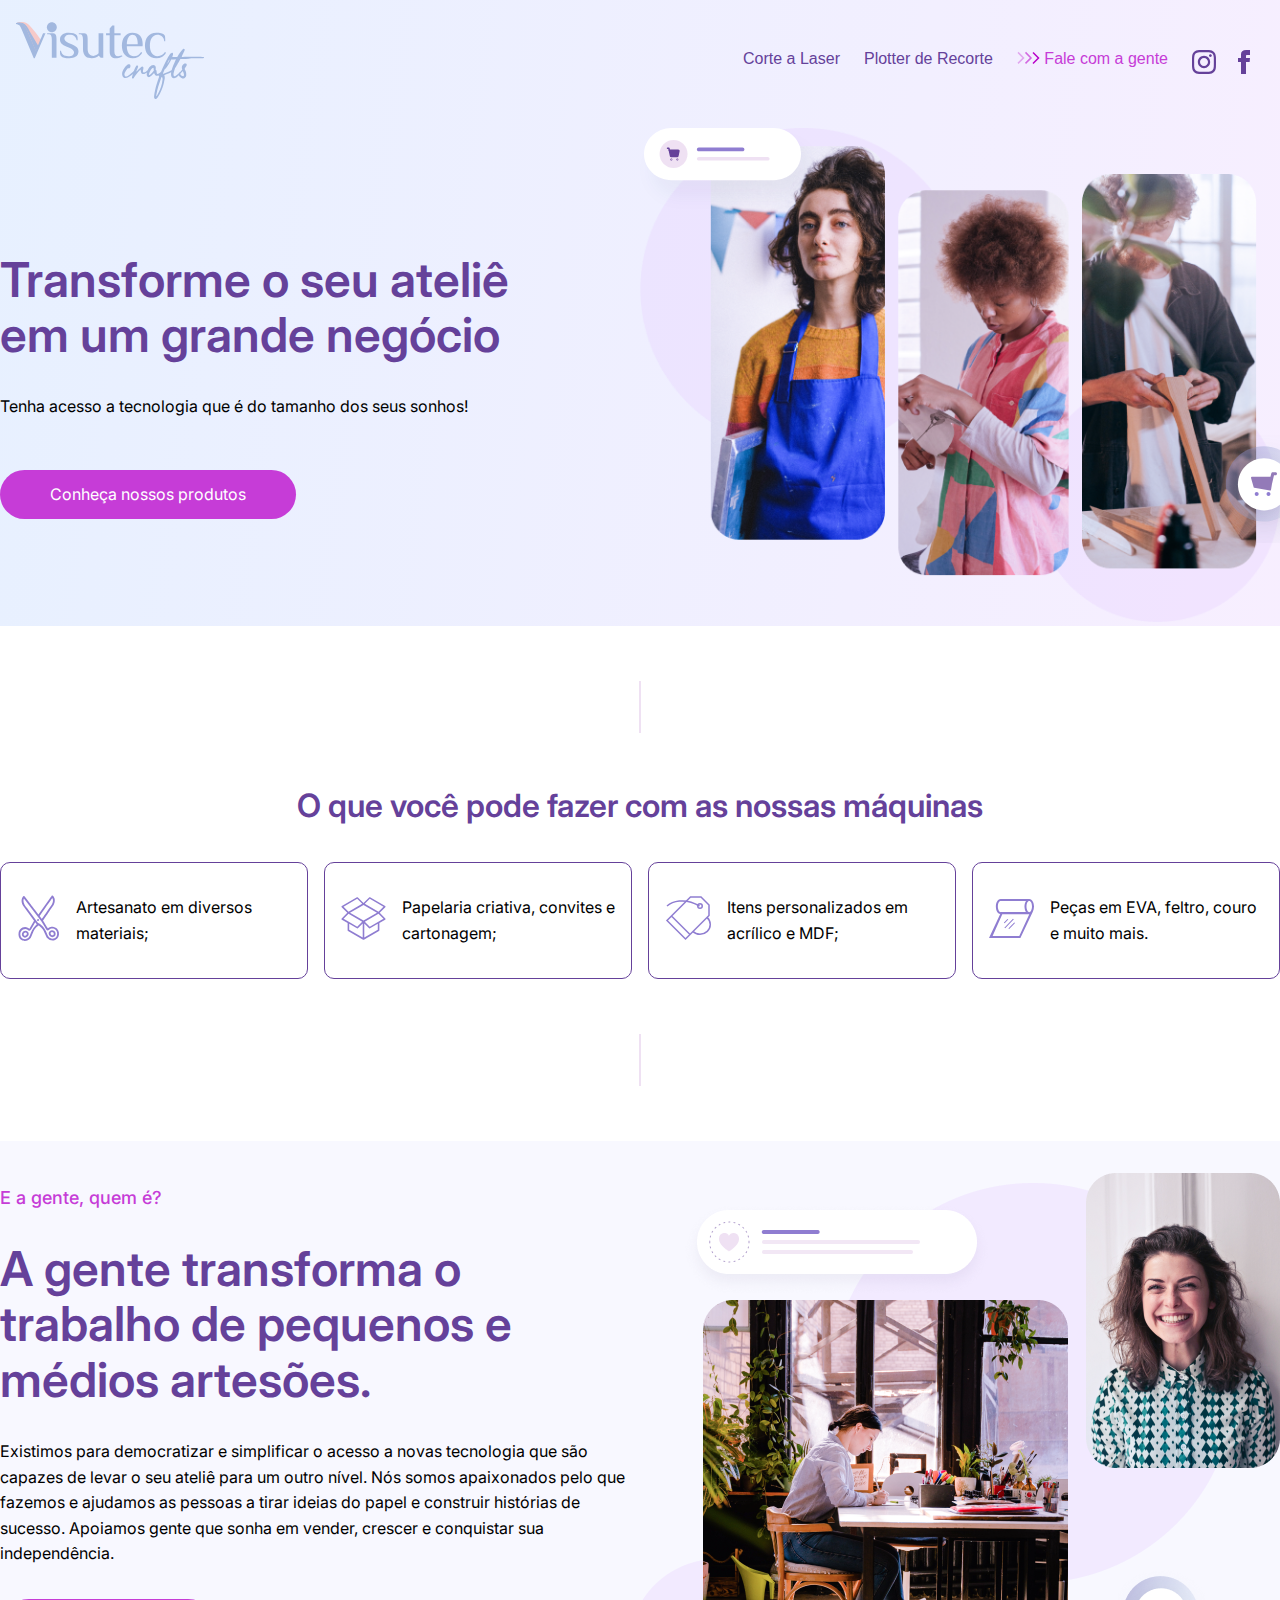
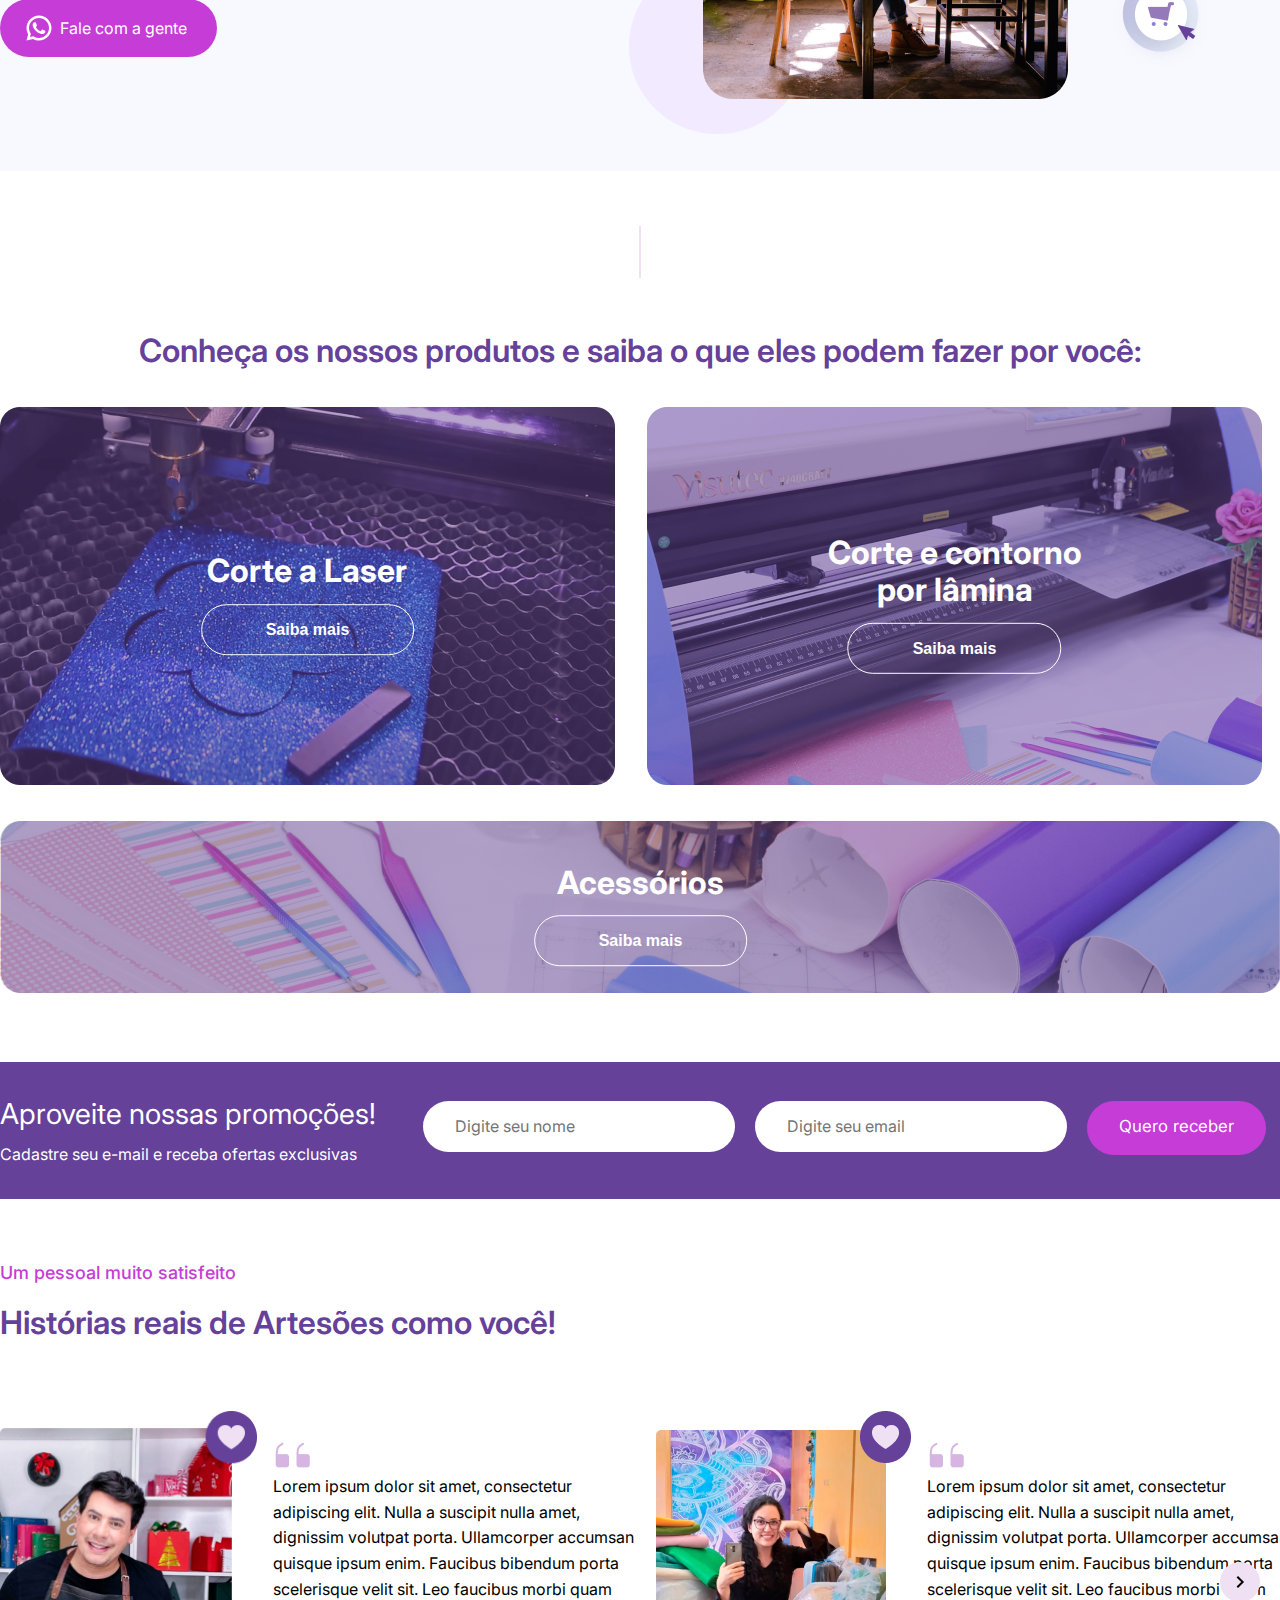
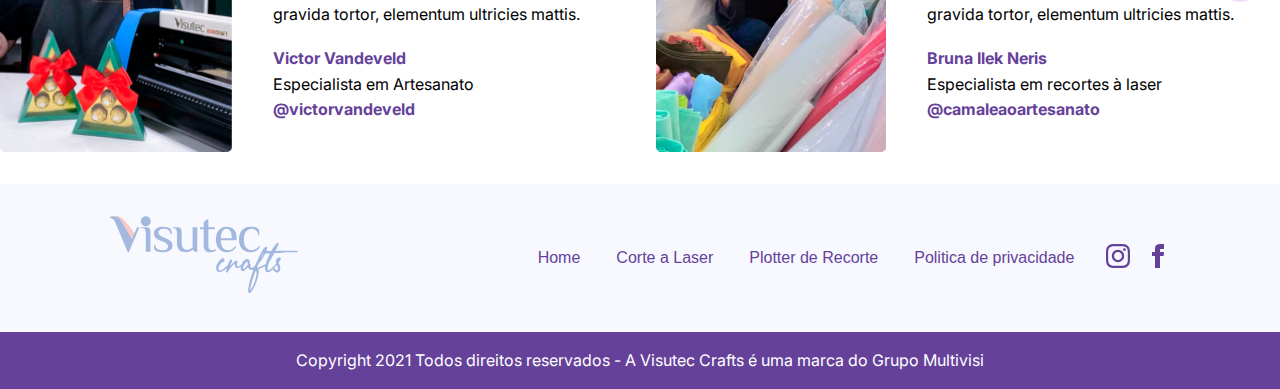
<file: index.html>
<!DOCTYPE html>
<html lang="pt-br">

<head>
  <meta charset="UTF-8">
  <meta name="viewport" content="width=device-width, initial-scale=1.0">
  <title>Visutec Crafts - Plotter de recorte</title>
  <meta name="description" content="#">
  <meta name="keywords" content="#">
  <link rel="stylesheet" href="./Assets/css/normalize.css">
  <link rel="stylesheet" href="https://fonts.googleapis.com/css2?family=Inter:wght@400;500;600&display=swap">
  <link rel="stylesheet" href="./Assets/css/variaveis.css">
  <link rel="stylesheet" href="./Assets/css/styles-home.css">
  <link rel="stylesheet" href="./Assets/css/header.css">
  <link rel="stylesheet" href="./Assets/css/botoes.css">
  <link rel="stylesheet" href="./Assets/css/carrosel-de-produto.css">
  <link rel="stylesheet" href="./Assets/css/footer.css">
  <link rel="stylesheet" href="./Assets/css/card-preco.css">

</head>

<body>
  <div class="gradiente">
    <header id="header">
      <a id="logo" href=""><img class="logo-mobile" src="./Assets/img/Logo-Visutec-Crafts.svg" alt=""></a>
      <nav id="nav">
        <button aria-label="Abrir Menu" id="btn-mobile" aria-haspopup="true" aria-controls="menu" aria-expanded="false">
          <span id="hamburger"></span>
        </button>
        <ul id="menu" role="menu">
          <li><a href="./corte-a-laser.html">Corte a Laser</a></li>
          <li><a href="./Plotter-de-recorte.html">Plotter de Recorte</a></li>
          <li><a class="fale-conosco" href="/"><img src="./Assets/icones/icone-setas.svg" alt=""> Fale com a gente</a></li>
          <div class="social-header-icons">
            <li><a href="https://www.instagram.com/visuteccrafts/"><img src="./Assets/icones/icone-instagram.svg"
                  alt="Instagram Visutec Crafts"></a></li>
            <li><a href="https://www.facebook.com/Visutec-Crafts-102420048805899/"><img
                  src="./Assets/icones/icone-facebook.svg" alt="Facebook Visutec Crafts"></a></li>
          </div>
        </ul>
      </nav>
    </header>

    <section class="container_sessao_principal">
      <div class="itens_sessao_principal">
        <h1 class="titulo-destaque">Transforme o seu ateliê<br>em um grande negócio</h1>
        <p>Tenha acesso a tecnologia que é do tamanho dos seus sonhos!</p><br>
        <a href="#" class="botao-roxo">Conheça nossos produtos </a>
      </div>
      <div class="itens_sessao_principal_foto">
        <img class="icones_header" src="./Assets/icones/icones-principal-home.svg" alt="">
        <img class="foto_principal_home" src="./Assets/img/banner-principal-home.png"
          alt="Plotter de recorte Visutec Crafts">
      </div>
    </section>
  </div>

  <div class="container-largura">
    <hr>

    <section>
      <h1 class="titulos">O que você pode fazer com as nossas máquinas</h1>
      <div class="cards_check">
        <div class="card_filho">
          <span><img src="./Assets/icones/icone-tesoura.svg" alt=""></span>
          <p>Artesanato em diversos
            materiais;</p>
        </div>

        <div class="card_filho">
          <span><img src="./Assets/icones/icone-caixa.svg" alt=""></span>
          <p>Papelaria criativa, convites
            e cartonagem;</p>
        </div>

        <div class="card_filho">
          <span><img src="./Assets/icones/icone-etiqueta.svg" alt=""></span>
          <p>Itens personalizados em
            acrílico e MDF;</p>
        </div>
        <div class="card_filho">
          <span><img src="./Assets/icones/icone-eva-feltro-couro.svg" alt=""></span>
          <p>Peças em EVA, feltro,
            couro e muito mais.</p>
        </div>
      </div>
    </section>
  </div>

  <hr>

  <section class="background-color-sessao-pequenos-artesoes-home ">
    <div class="container-largura container-pequenos-artesoes-home">
      <div>
        <h2 class="subtitulos">E a gente, quem é?</h2>
        <h1 class="titulo-destaque">A gente transforma o trabalho de pequenos e médios artesões.</h1>
        <p>Existimos para democratizar e simplificar o acesso a novas tecnologia que são capazes de levar o seu ateliê
          para um outro nível. Nós somos apaixonados pelo que fazemos e ajudamos as pessoas a tirar ideias do papel e
          construir histórias de sucesso. Apoiamos gente que sonha em vender, crescer e conquistar sua independência.
        </p>
        <a class="botao-roxo-com-icone botao-roxo-icone"
          href="https://api.whatsapp.com/send?phone=5531973123080&text=Ol%C3%A1%20Visutec%20Crafts!">Fale com a
          gente</a>
      </div>
      <div class="itens-pequenos-artesoes-home">
        <img class="icones-mulher-no-atelie" src="./Assets/icones/icones-mulher-trabalhando-no-atelie.png" alt="">
        <img class="mulher-no-atelie" src="./Assets/img/mulher-trabalhando-no-atelie.png"
          alt="Mulher trabalhando em seu ateliê">
      </div>
    </div>
  </section>

  <hr>

  <section class="container-largura">
    <h1 class="titulos">Conheça os nossos produtos e saiba o que eles podem fazer por você:</h1>
    <div class="container-conheca-nossos-produtos">
      <div class="itens-conheca-nossos-produtos">
        <img src="./Assets/img/Corte-a-laser.png" alt="">
        <div class="texto-conheca-nossos-produtos corte-a-laser">
          <figcaption>Corte a Laser</figcaption>
          <a class="btn-saiba-mais" href="#">Saiba mais</a>
        </div>
      </div>

      <div class="itens-conheca-nossos-produtos">
        <img src="./Assets/img/Corte-contorno-por-lamina.png" alt="">
        <div class="texto-conheca-nossos-produtos corte-e-contorno">
          <figcaption>Corte e contorno por lâmina</figcaption>
          <a class="btn-saiba-mais" href="#">Saiba mais</a>
        </div>
      </div>

      <div class="itens-conheca-nossos-produtos">
        <img class="img-acessorios-mobile" src="./Assets/img/acessorios-mobile.png" alt="">
        <img class="img-acessorios" src="./Assets/img/acessorios.png" alt="">
        <div class="texto-conheca-nossos-produtos acessorios">
          <figcaption>Acessórios</figcaption>
          <a class="btn-saiba-mais" href="#">Saiba mais</a>
        </div>
      </div>
    </div>
  </section>

  <div class="formulario-contato">
    <div class="container-largura contato">
      <div class="chamada-contato itens-contato">
        <p>Aproveite nossas promoções!</p>
        <p>Cadastre seu e-mail e receba ofertas exclusivas</p>
      </div>
      <form class="itens-contato">
        <fieldset>
          <input class="input-padrao" type="text" required placeholder="Digite seu nome">
          <input class="input-padrao" type="email" required placeholder="Digite seu email">
          <input class="enviar" type="submit" value="Quero receber">
        </fieldset>
      </form>
    </div>
  </div>

  <section class="depoimentos">
    <h2 class="subtitulos">Um pessoal muito satisfeito</h2>
    <h1 class="titulos">Histórias reais de Artesões como você!</h1>

    <div class="container-carrosel-depoimento">
      <div id="wrapper">
        <div id="carousel">
          <div id="content">
            <div class="card-depoimento">
              <img src="./Assets/img/victorvandeveld.png" />
              <div class="texto-depoimento">
                <img src="./Assets/icones/aspas-depoimento.png" alt="">
                <p>Lorem ipsum dolor sit amet, consectetur adipiscing elit. Nulla a suscipit nulla amet, dignissim
                  volutpat porta. Ullamcorper accumsan quisque ipsum enim. Faucibus bibendum porta scelerisque velit
                  sit.
                  Leo faucibus morbi quam gravida tortor, elementum ultricies mattis.</p><br>
                <p>Victor Vandeveld</p>
                <p>Especialista em Artesanato</p>
                <p>@victorvandeveld</p>
              </div>
            </div>
            <div class="card-depoimento">
              <img src="./Assets/img/camaleaoartesanato.png" />
              <div class="texto-depoimento">
                <img src="./Assets/icones/aspas-depoimento.png" alt="">
                <p>Lorem ipsum dolor sit amet, consectetur adipiscing elit. Nulla a suscipit nulla amet, dignissim
                  volutpat porta. Ullamcorper accumsan quisque ipsum enim. Faucibus bibendum porta scelerisque velit
                  sit.
                  Leo faucibus morbi quam gravida tortor, elementum ultricies mattis.</p><br>
                <p>Bruna Ilek Neris</p>
                <p>Especialista em recortes à laser</p>
                <p>@camaleaoartesanato</p>
              </div>
            </div>


          </div>
        </div>

        <button id="prev">
          <svg xmlns="http://www.w3.org/2000/svg" width="24" height="24" viewBox="0 0 24 24">
            <path fill="none" d="M0 0h24v24H0V0z" />
            <path d="M15.61 7.41L14.2 6l-6 6 6 6 1.41-1.41L11.03 12l4.58-4.59z" />
          </svg>
        </button>
        <button id="next">
          <svg xmlns="http://www.w3.org/2000/svg" width="24" height="24" viewBox="0 0 24 24">
            <path fill="none" d="M0 0h24v24H0V0z" />
            <path d="M10.02 6L8.61 7.41 13.19 12l-4.58 4.59L10.02 18l6-6-6-6z" />
          </svg>
        </button>
      </div>
    </div>
  </section>

  <footer>
    <div class="container-footer">
      <div class="links-footer">
        <span><img src="./Assets/img/Logo-Visutec-Crafts.svg" alt="Logo Visutec Crafts"></span>
        <nav>
          <ul>
            <li><a href="./home.html">Home</a></li>
            <li><a href="./corte-a-laser.html">Corte a Laser</a></li>
            <li><a href="./Plotter-de-recorte.html">Plotter de Recorte</a></li>
            <li><a href="#">Politica de privacidade</a></li>
          </ul>
        </nav>
        <div class="links-social">
          <a href="https://www.instagram.com/visuteccrafts/"><img src="./Assets/icones/icone-instagram.svg"
              alt="Instagram Visutec Crafts"></a>
          <a href="https://www.facebook.com/Visutec-Crafts-102420048805899/"><img
              src="./Assets/icones/icone-facebook.svg" alt="Facebook Visutec Crafts"></a>
        </div>
      </div>
    </div>
    <p>Copyright 2021 Todos direitos reservados - A Visutec Crafts é uma marca do Grupo Multivisi</p>
  </footer>

  <script src="./Assets/js/Scripts.js"></script>

</body>




</html>
</file>
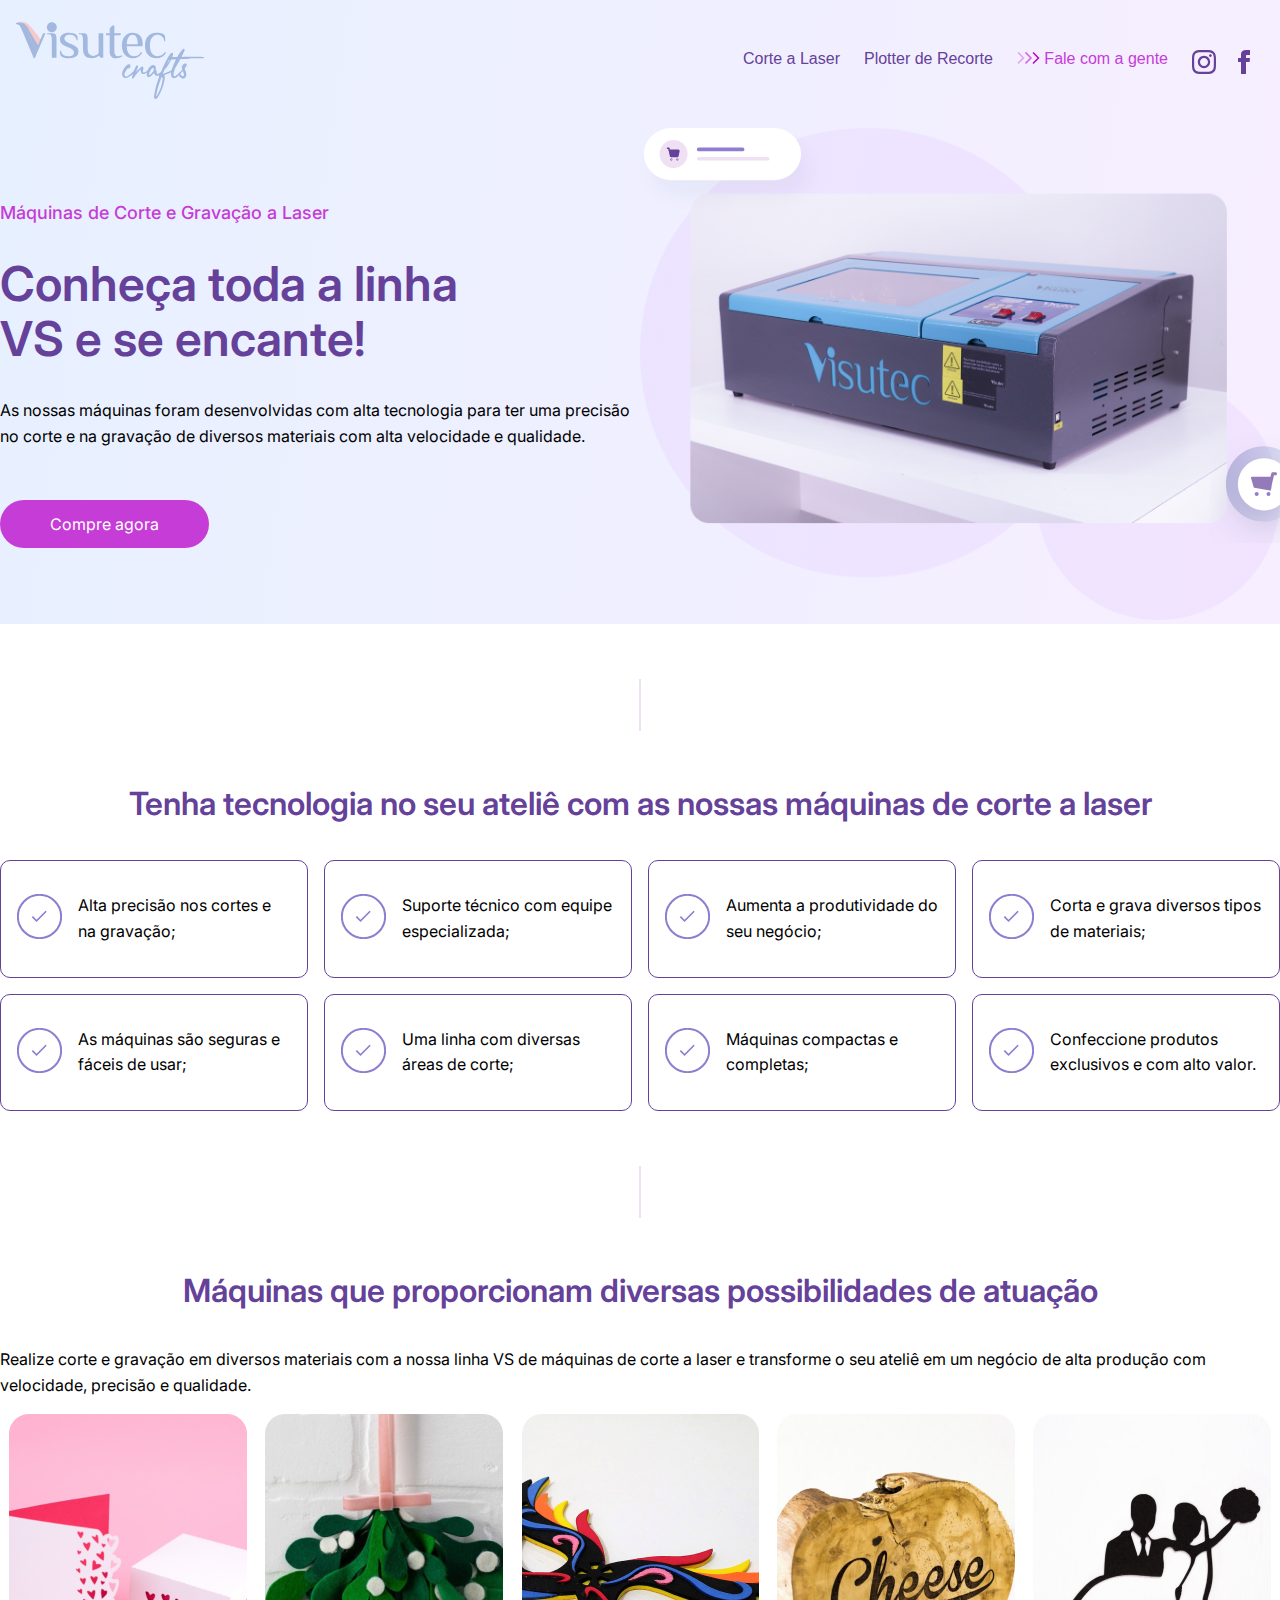
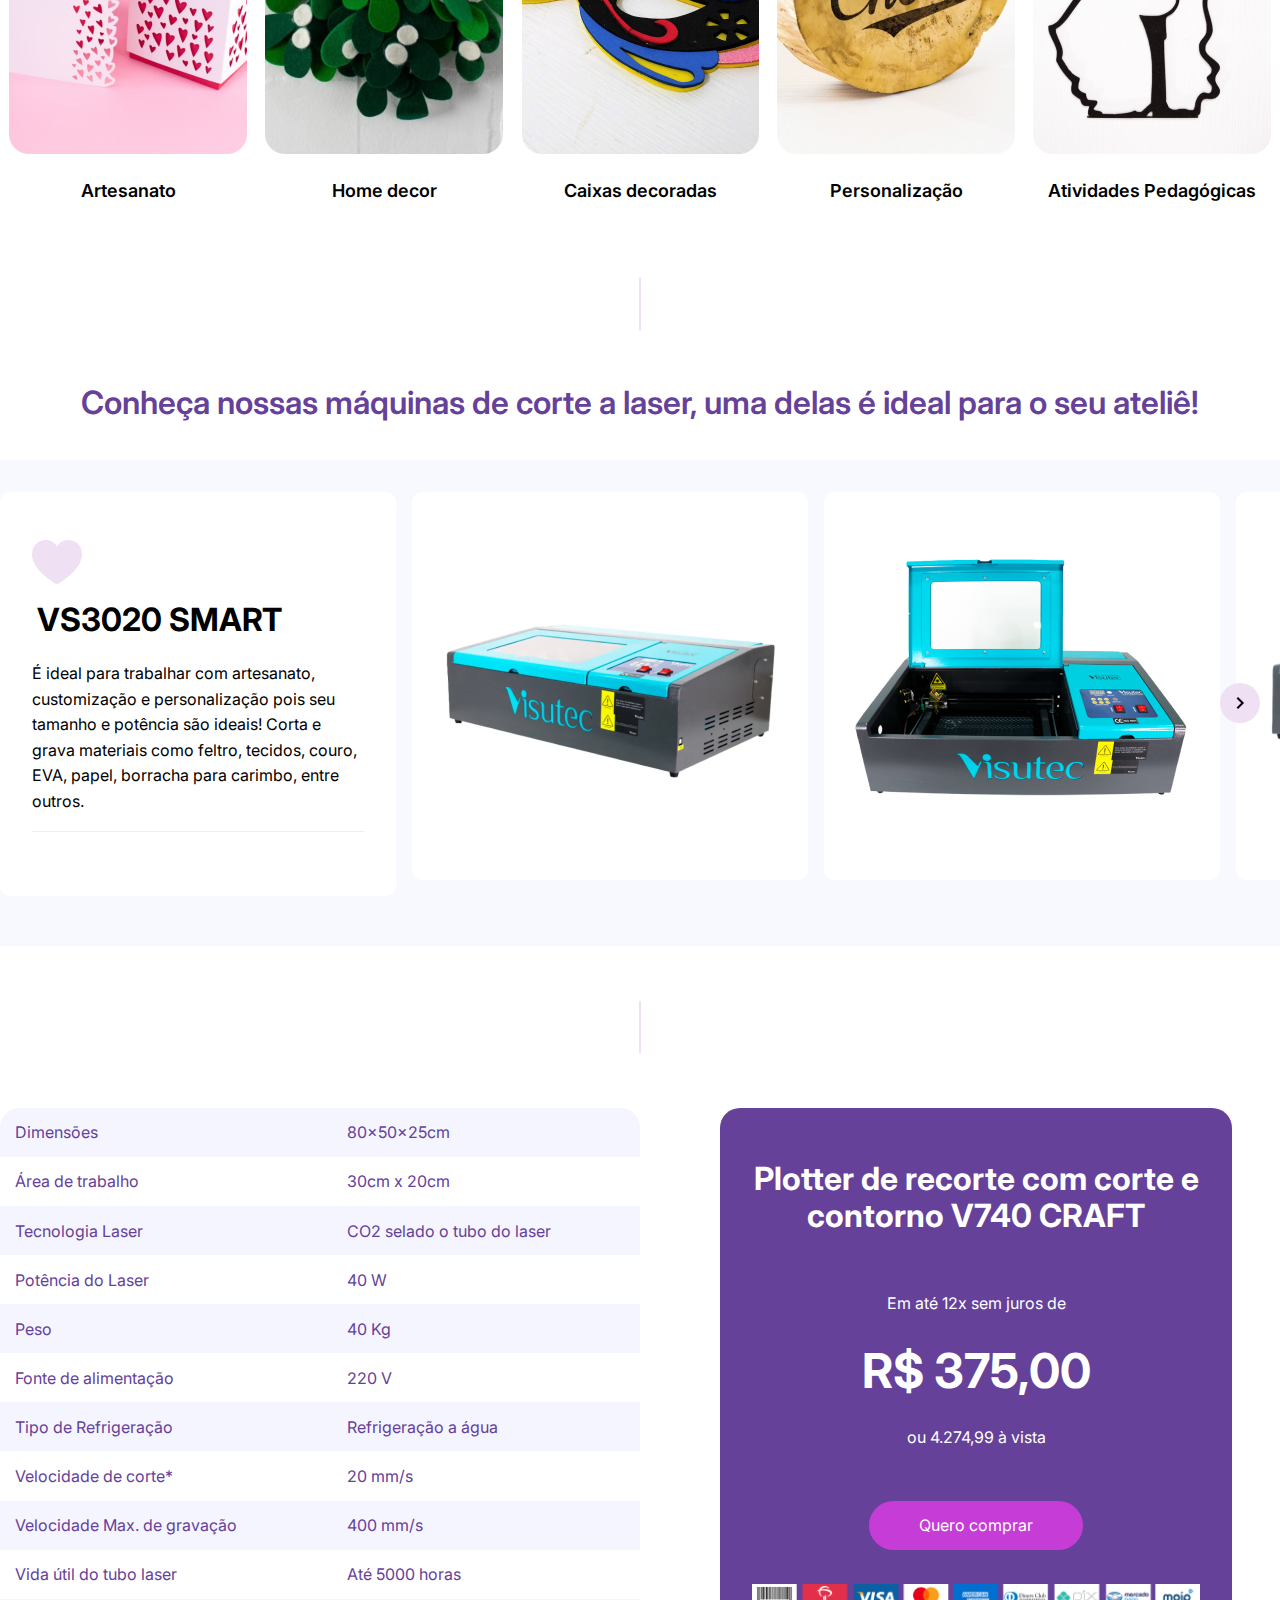
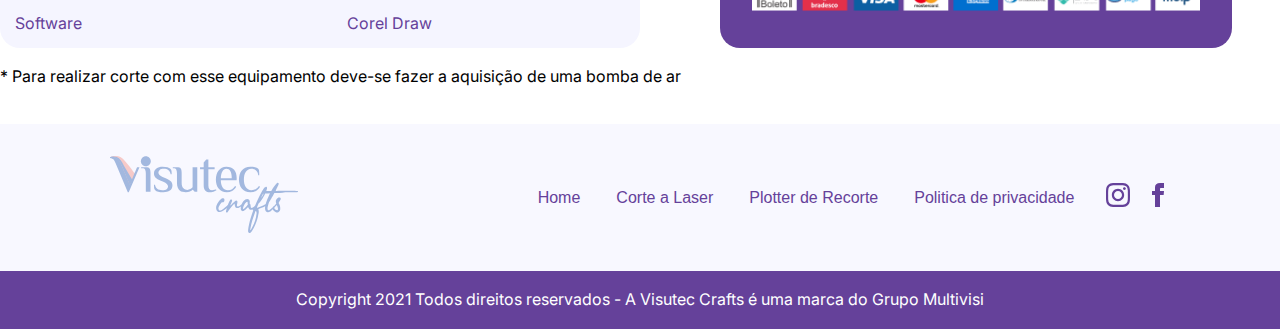
<file: corte-a-laser.html>
<!DOCTYPE html>
<html lang="pt-br">

<head>
  <meta charset="UTF-8">
  <meta name="viewport" content="width=device-width, initial-scale=1.0">
  <title>Visutec Crafts - Plotter de recorte</title>
  <meta name="description" content="#">
  <meta name="keywords" content="#">
  <link rel="stylesheet" href="./Assets/css/normalize.css">
  <link rel="stylesheet" href="https://fonts.googleapis.com/css2?family=Inter:wght@400;500;600&display=swap">
  <link rel="stylesheet" href="./Assets/css/variaveis.css">
  <link rel="stylesheet" href="./Assets/css/styles-corte-a-laser.css">
  <link rel="stylesheet" href="./Assets/css/header.css">
  <link rel="stylesheet" href="./Assets/css/botoes.css">
  <link rel="stylesheet" href="./Assets/css/carrosel-de-produto.css">
  <link rel="stylesheet" href="./Assets/css/footer.css">
  <link rel="stylesheet" href="./Assets/css/card-preco.css">

</head>

<body>
  <div class="gradiente">
    <header id="header">
      <a id="logo" href="./home.html"><img class="logo-mobile" src="./Assets/img/Logo-Visutec-Crafts.svg" alt=""></a>
      <nav id="nav">
        <button aria-label="Abrir Menu" id="btn-mobile" aria-haspopup="true" aria-controls="menu" aria-expanded="false">
          <span id="hamburger"></span>
        </button>
        <ul id="menu" role="menu">
          <li><a href="./corte-a-laser.html">Corte a Laser</a></li>
          <li><a href="./Plotter-de-recorte.html">Plotter de Recorte</a></li>
          <li><a class="fale-conosco" href="/"><img src="./Assets/icones/icone-setas.svg" alt=""> Fale com a gente</a>
          </li>
          <div class="social-header-icons">
            <li><a href="https://www.instagram.com/visuteccrafts/"><img src="./Assets/icones/icone-instagram.svg"
                  alt="Instagram Visutec Crafts"></a></li>
            <li><a href="https://www.facebook.com/Visutec-Crafts-102420048805899/"><img
                  src="./Assets/icones/icone-facebook.svg" alt="Facebook Visutec Crafts"></a></li>
          </div>
        </ul>
      </nav>
    </header>

    <section class="container_sessao_principal">
      <div class="itens_sessao_principal">
        <h2 class="subtitulos">Máquinas de Corte e Gravação a Laser</h2>
        <h1 class="titulo-destaque">Conheça toda a linha<br>VS e se encante!</h1>
        <p>As nossas máquinas foram desenvolvidas com alta tecnologia
          para ter uma precisão no corte e na gravação de diversos
          materiais com alta velocidade e qualidade.</p><br>
        <a href="#" class="botao-roxo">Compre agora</a>
      </div>
      <div class="itens_sessao_principal_foto">
        <img class="foto_plotter_de_recorte_icones" src="./Assets/icones/icones-principal-home.svg" alt="">
        <img class="foto_plotter_de_recorte" src="./Assets/img/maquina-corte-a-laser.png"
          alt="Plotter de recorte Visutec Crafts">
      </div>
    </section>
  </div>

  <div class="container-largura">
    <hr>

    <section>
      <h1 class="titulos">Tenha tecnologia no seu ateliê com as nossas máquinas de corte a laser</h1>
      <div class="cards_check">
        <div class="card_filho">
          <span class="texto"><img src="./Assets/icones/icone-check.svg" alt=""></span>
          <p>Alta precisão nos
            cortes e na gravação;</p>
        </div>

        <div class="card_filho">
          <span><img src="./Assets/icones/icone-check.svg" alt=""></span>
          <p>Suporte técnico com
            equipe especializada;</p>
        </div>
        <div class="card_filho">
          <span><img src="./Assets/icones/icone-check.svg" alt=""></span>
          <p>Aumenta a produtividade
            do seu negócio;</p>
        </div>
        <div class="card_filho">
          <span><img src="./Assets/icones/icone-check.svg" alt=""></span>
          <p>Corta e grava diversos tipos de materiais;</p>
        </div>
        <div class="card_filho">
          <span><img src="./Assets/icones/icone-check.svg" alt=""></span>
          <p> As máquinas são seguras
            e fáceis de usar;</p>
        </div>
        <div class="card_filho">
          <span><img src="./Assets/icones/icone-check.svg" alt=""></span>
          <p>Uma linha com diversas
            áreas de corte;</p>
        </div>
        <div class="card_filho">
          <span><img src="./Assets/icones/icone-check.svg" alt=""></span>
          <p>Máquinas compactas e
            completas;</p>
        </div>
        <div class="card_filho">
          <span><img src="./Assets/icones/icone-check.svg" alt=""></span>
          <p>Confeccione produtos exclusivos e com alto valor.</p>
        </div>
      </div>
    </section>

    <hr>

    <section>
      <h1 class="titulos">Máquinas que proporcionam diversas possibilidades de atuação</h1>
      <p>Realize corte e gravação em diversos materiais com a nossa linha VS de máquinas de corte a laser e transforme o
        seu ateliê em um negócio de alta produção com velocidade, precisão e qualidade.</p>
      <div class="container_cards_projetos">
        <div class="cards_projetos">
          <img src="./Assets/img/Papeis-Diversos.png" alt="Artesanato feito com papeis">
          <p>Artesanato</p>
        </div>
        <div class="cards_projetos">
          <img src="./Assets/img/Feltro-e-outros-tecidos.png" alt="Artesanato de feltro feito com a plotter V740 Craft">
          <p>Home decor</p>
        </div>
        <div class="cards_projetos">
          <img src="./Assets/img/eva.png" alt="Artesanato de Eva feito com a plotter V740 Craft">
          <p>Caixas decoradas</p>
        </div>
        <div class="cards_projetos">
          <img src="./Assets/img/Madeira-e-MDF.png" alt="Gravação em madeira e mdf feito com a plotter V740 Craft">
          <p>Personalização</p>
        </div>
        <div class="cards_projetos">
          <img src="./Assets/img/Acrilico.png" alt="corte em acrílico feito com a plotter V740 Craft">
          <p>Atividades Pedagógicas</p>
        </div>
      </div>
    </section>
  </div>

  <!-- Carrosel de produto -->
  <hr>
  <h1 class="titulos">Conheça nossas máquinas de corte a laser, uma delas é ideal para o seu ateliê!</h1>
  <div class="container-carrosel">
    <div id="wrapper">
      <div id="carousel">
        <div id="content">
          <div class="item card-carrosel-titulo">
            <img src="./Assets/icones/icone-coracao.svg" />
            <p class="titulo-carrosel">VS3020 SMART</p>
            <p class="subtitulo-carrosel">É ideal para trabalhar com artesanato, customização e personalização pois seu
              tamanho e potência são ideais! Corta e grava materiais como feltro, tecidos, couro, EVA, papel, borracha
              para carimbo, entre outros.</p>
          </div>
          <img class="item" src="./Assets/img/Produtos/VS3020-SMART-1.png" />
          <img src="./Assets/img/Produtos/VS3020-SMART-2.png" class="item" />
          <img src="./Assets/img/Produtos/VS3020-SMART-3.png" class="item" />
          <img src="./Assets/img/Produtos/VS3020-SMART-4.png" class="item" />
          <img src="./Assets/img/Produtos/VS3020-SMART-5.png" class="item" />
        </div>
      </div>
      <button id="prev">
        <svg xmlns="http://www.w3.org/2000/svg" width="24" height="24" viewBox="0 0 24 24">
          <path fill="none" d="M0 0h24v24H0V0z" />
          <path d="M15.61 7.41L14.2 6l-6 6 6 6 1.41-1.41L11.03 12l4.58-4.59z" />
        </svg>
      </button>
      <button id="next">
        <svg xmlns="http://www.w3.org/2000/svg" width="24" height="24" viewBox="0 0 24 24">
          <path fill="none" d="M0 0h24v24H0V0z" />
          <path d="M10.02 6L8.61 7.41 13.19 12l-4.58 4.59L10.02 18l6-6-6-6z" />
        </svg>
      </button>
      <br>
    </div>
  </div>
  <hr>

  <!-- Fim do Carrosel -->

  <!-- Ficha técnica com card preço -->

  <div class="container-largura">
    <section class="card-produto-com-ficha-tecnica">
      <table>
        <tr>
          <td>Dimensões</td>
          <td>80x50x25cm</td>
        </tr>
        <tr>
          <td>Área de trabalho</td>
          <td>30cm x 20cm</td>
        </tr>
        <tr>
          <td>Tecnologia Laser </td>
          <td>CO2 selado o tubo do laser</td>
        </tr>
        <tr>
          <td>Potência do Laser</td>
          <td>40 W </td>
        </tr>
        <tr>
          <td>Peso</td>
          <td>40 Kg</td>
        </tr>
        <tr>
          <td>Fonte de alimentação</td>
          <td>220 V </td>
        </tr>
        <tr>
          <td>Tipo de Refrigeração</td>
          <td>Refrigeração a água</td>
        </tr>
        <tr>
          <td>Velocidade de corte*</td>
          <td>20 mm/s</td>
        </tr>
        <tr>
          <td>Velocidade Max. de gravação</td>
          <td>400 mm/s</td>
        </tr>
        <tr>
          <td>Vida útil do tubo laser</td>
          <td>Até 5000 horas </td>
        </tr>
        <tr>
          <td>Software</td>
          <td>Corel Draw</td>
        </tr>
      </table>
      <div class="card_preco--metade-tela">
        <h1>Plotter de recorte com corte e contorno V740 CRAFT</h1><br>
        <p>Em até 12x sem juros de</p>
        <p class="preco">R$ 375,00</p>
        <p>ou 4.274,99 à vista </p><br>
        <a class="botao-roxo" href="#">Quero comprar</a><br><br>
        <img class="formas-de-pagamento" src="./Assets/icones/icone-pagamentos.png" alt="Formas de pagamentos">
      </div>
    </section>
    <p>* Para realizar corte com esse equipamento deve-se fazer a aquisição de uma bomba de ar</p>
    <br>
  </div>



  <footer>
    <div class="container-footer">
      <div class="links-footer">
        <span><img src="./Assets/img/Logo-Visutec-Crafts.svg" alt="Logo Visutec Crafts"></span>
        <nav>
          <ul>
            <li><a href="./home.html">Home</a></li>
            <li><a href="./corte-a-laser.html">Corte a Laser</a></li>
            <li><a href="./Plotter-de-recorte.html">Plotter de Recorte</a></li>
            <li><a href="#">Politica de privacidade</a></li>
          </ul>
        </nav>
        <div class="links-social">
          <a href="https://www.instagram.com/visuteccrafts/"><img src="./Assets/icones/icone-instagram.svg"
              alt="Instagram Visutec Crafts"></a>
          <a href="https://www.facebook.com/Visutec-Crafts-102420048805899/"><img
              src="./Assets/icones/icone-facebook.svg" alt="Facebook Visutec Crafts"></a>
        </div>
      </div>
    </div>
    <p>Copyright 2021 Todos direitos reservados - A Visutec Crafts é uma marca do Grupo Multivisi</p>
  </footer>

  <script src="./Assets/js/Scripts.js"></script>
</body>




</html>
</file>
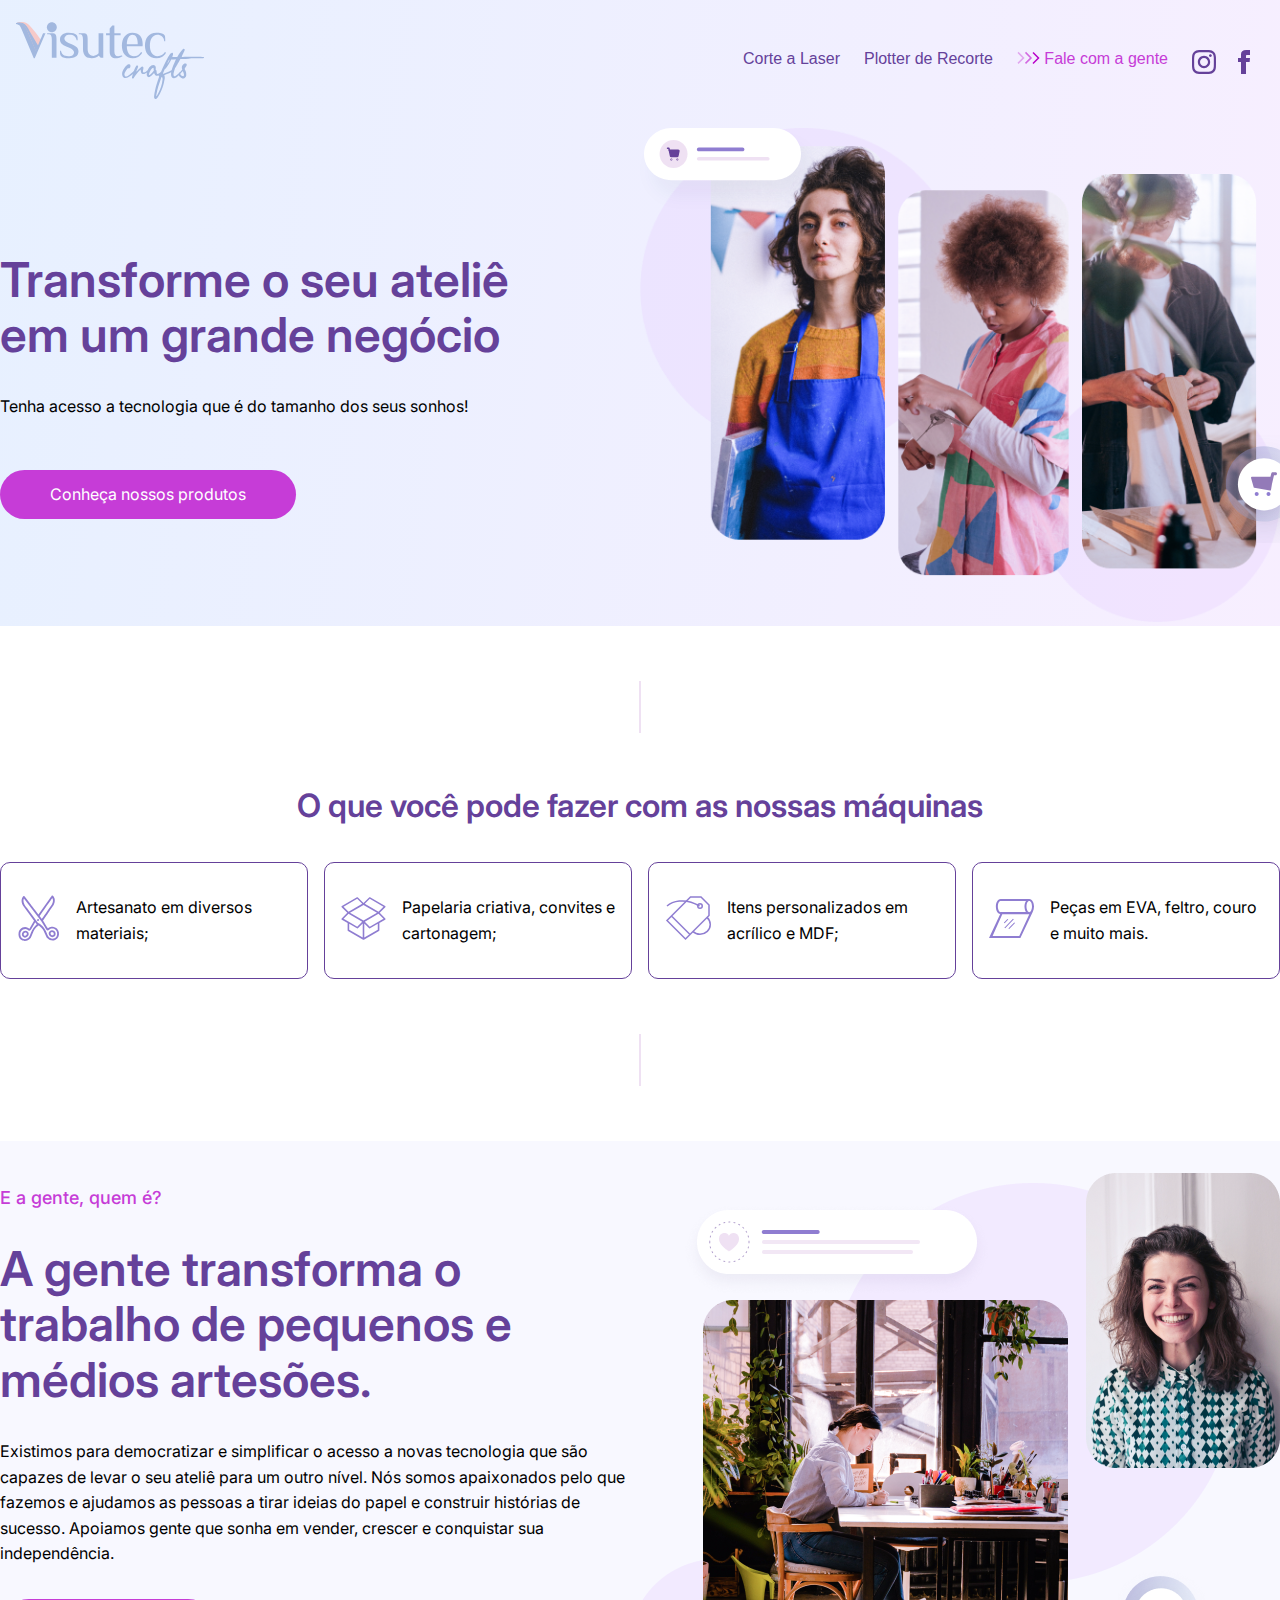
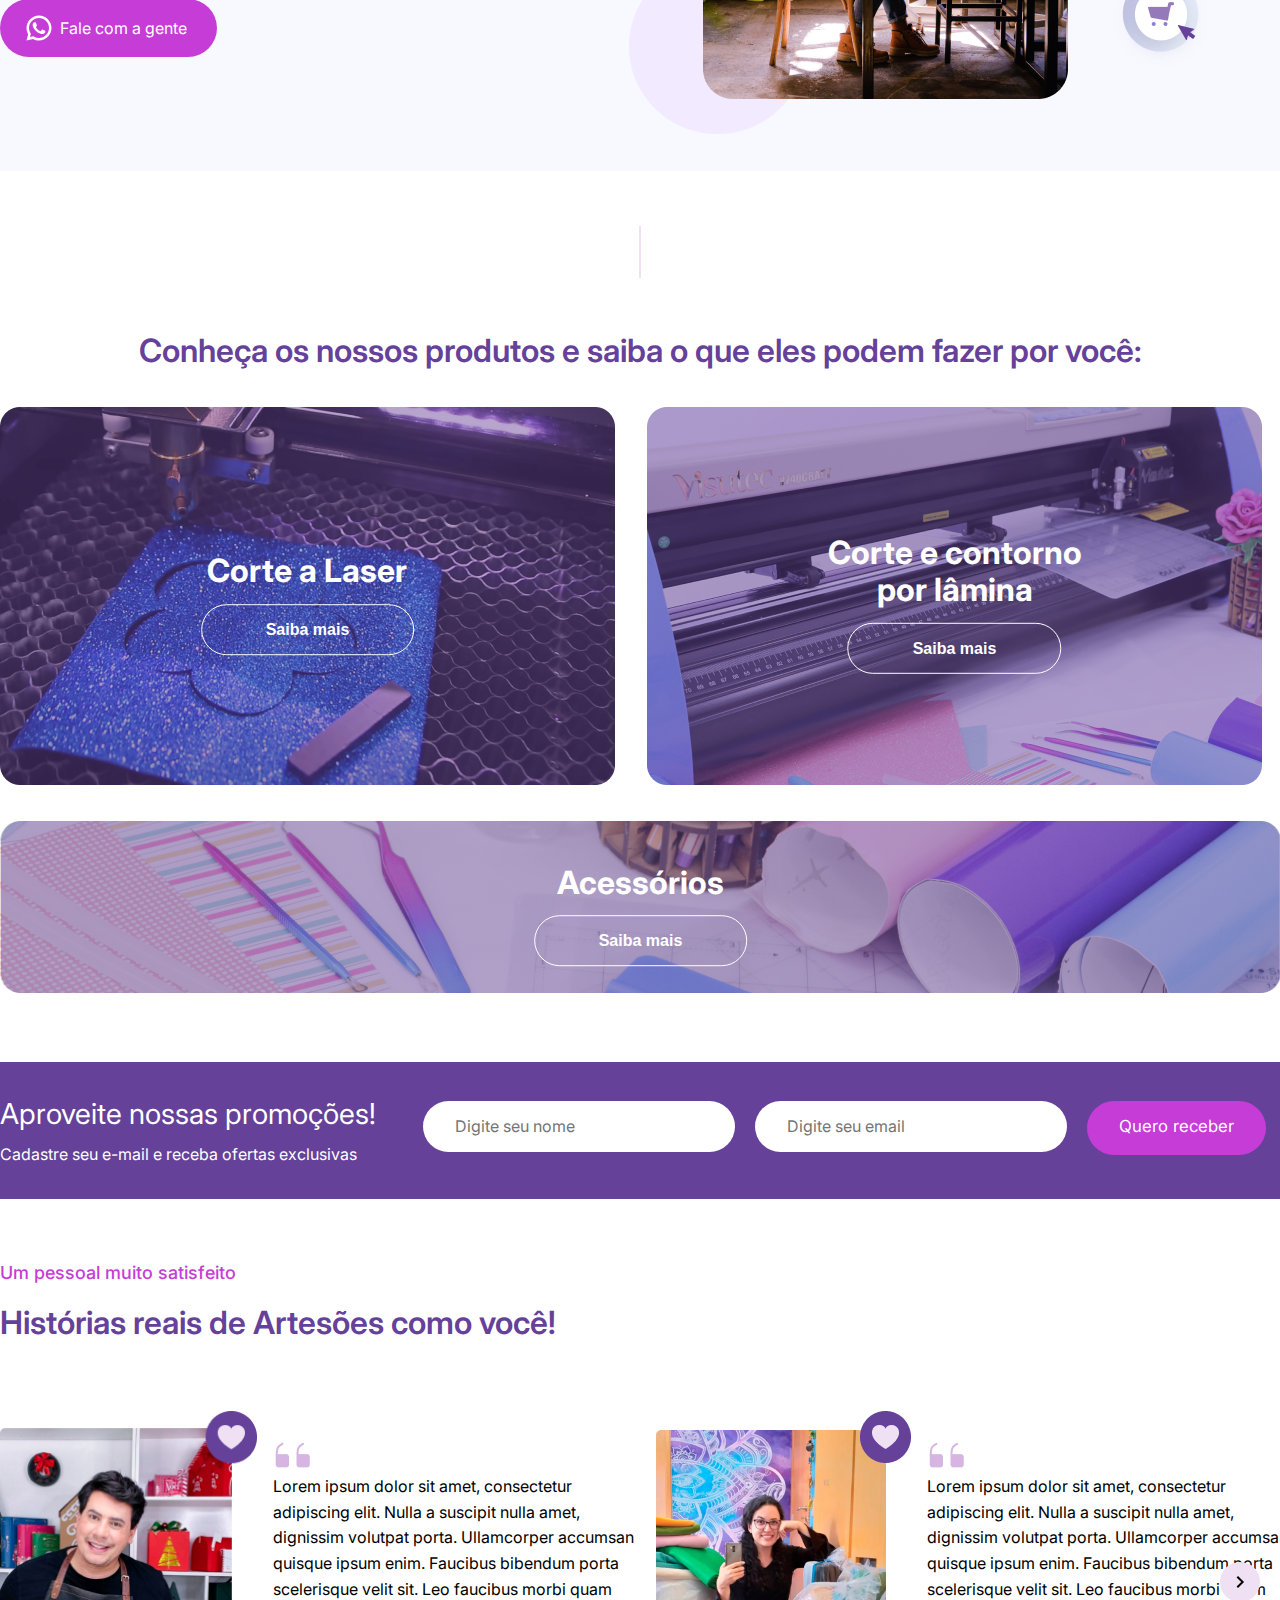
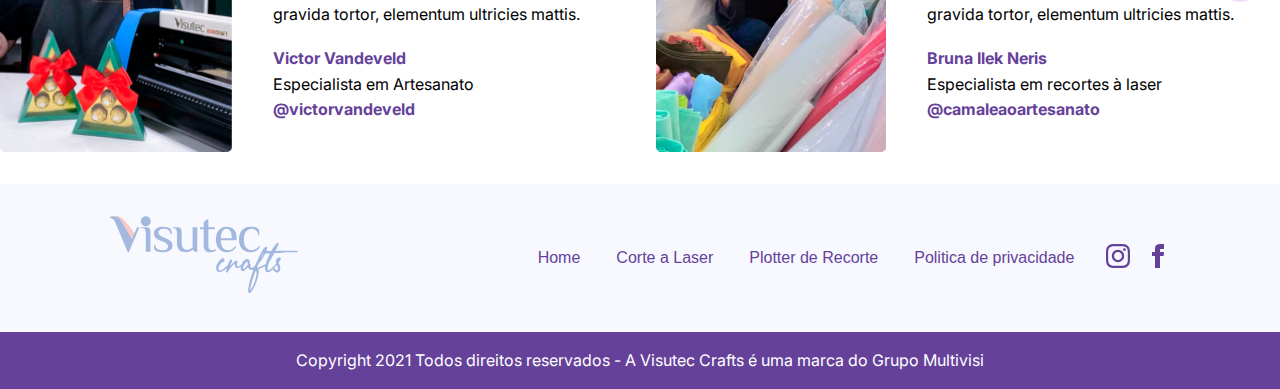
<file: home.html>
<!DOCTYPE html>
<html lang="pt-br">

<head>
  <meta charset="UTF-8">
  <meta name="viewport" content="width=device-width, initial-scale=1.0">
  <title>Visutec Crafts - Plotter de recorte</title>
  <meta name="description" content="#">
  <meta name="keywords" content="#">
  <link rel="stylesheet" href="./Assets/css/normalize.css">
  <link rel="stylesheet" href="https://fonts.googleapis.com/css2?family=Inter:wght@400;500;600&display=swap">
  <link rel="stylesheet" href="./Assets/css/variaveis.css">
  <link rel="stylesheet" href="./Assets/css/styles-home.css">
  <link rel="stylesheet" href="./Assets/css/header.css">
  <link rel="stylesheet" href="./Assets/css/botoes.css">
  <link rel="stylesheet" href="./Assets/css/carrosel-de-produto.css">
  <link rel="stylesheet" href="./Assets/css/footer.css">
  <link rel="stylesheet" href="./Assets/css/card-preco.css">

</head>

<body>
  <div class="gradiente">
    <header id="header">
      <a id="logo" href=""><img class="logo-mobile" src="./Assets/img/Logo-Visutec-Crafts.svg" alt=""></a>
      <nav id="nav">
        <button aria-label="Abrir Menu" id="btn-mobile" aria-haspopup="true" aria-controls="menu" aria-expanded="false">
          <span id="hamburger"></span>
        </button>
        <ul id="menu" role="menu">
          <li><a href="./corte-a-laser.html">Corte a Laser</a></li>
          <li><a href="./Plotter-de-recorte.html">Plotter de Recorte</a></li>
          <li><a class="fale-conosco" href="/"><img src="./Assets/icones/icone-setas.svg" alt=""> Fale com a gente</a></li>
          <div class="social-header-icons">
            <li><a href="https://www.instagram.com/visuteccrafts/"><img src="./Assets/icones/icone-instagram.svg"
                  alt="Instagram Visutec Crafts"></a></li>
            <li><a href="https://www.facebook.com/Visutec-Crafts-102420048805899/"><img
                  src="./Assets/icones/icone-facebook.svg" alt="Facebook Visutec Crafts"></a></li>
          </div>
        </ul>
      </nav>
    </header>

    <section class="container_sessao_principal">
      <div class="itens_sessao_principal">
        <h1 class="titulo-destaque">Transforme o seu ateliê<br>em um grande negócio</h1>
        <p>Tenha acesso a tecnologia que é do tamanho dos seus sonhos!</p><br>
        <a href="#" class="botao-roxo">Conheça nossos produtos </a>
      </div>
      <div class="itens_sessao_principal_foto">
        <img class="icones_header" src="./Assets/icones/icones-principal-home.svg" alt="">
        <img class="foto_principal_home" src="./Assets/img/banner-principal-home.png"
          alt="Plotter de recorte Visutec Crafts">
      </div>
    </section>
  </div>

  <div class="container-largura">
    <hr>

    <section>
      <h1 class="titulos">O que você pode fazer com as nossas máquinas</h1>
      <div class="cards_check">
        <div class="card_filho">
          <span><img src="./Assets/icones/icone-tesoura.svg" alt=""></span>
          <p>Artesanato em diversos
            materiais;</p>
        </div>

        <div class="card_filho">
          <span><img src="./Assets/icones/icone-caixa.svg" alt=""></span>
          <p>Papelaria criativa, convites
            e cartonagem;</p>
        </div>

        <div class="card_filho">
          <span><img src="./Assets/icones/icone-etiqueta.svg" alt=""></span>
          <p>Itens personalizados em
            acrílico e MDF;</p>
        </div>
        <div class="card_filho">
          <span><img src="./Assets/icones/icone-eva-feltro-couro.svg" alt=""></span>
          <p>Peças em EVA, feltro,
            couro e muito mais.</p>
        </div>
      </div>
    </section>
  </div>

  <hr>

  <section class="background-color-sessao-pequenos-artesoes-home ">
    <div class="container-largura container-pequenos-artesoes-home">
      <div>
        <h2 class="subtitulos">E a gente, quem é?</h2>
        <h1 class="titulo-destaque">A gente transforma o trabalho de pequenos e médios artesões.</h1>
        <p>Existimos para democratizar e simplificar o acesso a novas tecnologia que são capazes de levar o seu ateliê
          para um outro nível. Nós somos apaixonados pelo que fazemos e ajudamos as pessoas a tirar ideias do papel e
          construir histórias de sucesso. Apoiamos gente que sonha em vender, crescer e conquistar sua independência.
        </p>
        <a class="botao-roxo-com-icone botao-roxo-icone"
          href="https://api.whatsapp.com/send?phone=5531973123080&text=Ol%C3%A1%20Visutec%20Crafts!">Fale com a
          gente</a>
      </div>
      <div class="itens-pequenos-artesoes-home">
        <img class="icones-mulher-no-atelie" src="./Assets/icones/icones-mulher-trabalhando-no-atelie.png" alt="">
        <img class="mulher-no-atelie" src="./Assets/img/mulher-trabalhando-no-atelie.png"
          alt="Mulher trabalhando em seu ateliê">
      </div>
    </div>
  </section>

  <hr>

  <section class="container-largura">
    <h1 class="titulos">Conheça os nossos produtos e saiba o que eles podem fazer por você:</h1>
    <div class="container-conheca-nossos-produtos">
      <div class="itens-conheca-nossos-produtos">
        <img src="./Assets/img/Corte-a-laser.png" alt="">
        <div class="texto-conheca-nossos-produtos corte-a-laser">
          <figcaption>Corte a Laser</figcaption>
          <a class="btn-saiba-mais" href="#">Saiba mais</a>
        </div>
      </div>

      <div class="itens-conheca-nossos-produtos">
        <img src="./Assets/img/Corte-contorno-por-lamina.png" alt="">
        <div class="texto-conheca-nossos-produtos corte-e-contorno">
          <figcaption>Corte e contorno por lâmina</figcaption>
          <a class="btn-saiba-mais" href="#">Saiba mais</a>
        </div>
      </div>

      <div class="itens-conheca-nossos-produtos">
        <img class="img-acessorios-mobile" src="./Assets/img/acessorios-mobile.png" alt="">
        <img class="img-acessorios" src="./Assets/img/acessorios.png" alt="">
        <div class="texto-conheca-nossos-produtos acessorios">
          <figcaption>Acessórios</figcaption>
          <a class="btn-saiba-mais" href="#">Saiba mais</a>
        </div>
      </div>
    </div>
  </section>

  <div class="formulario-contato">
    <div class="container-largura contato">
      <div class="chamada-contato itens-contato">
        <p>Aproveite nossas promoções!</p>
        <p>Cadastre seu e-mail e receba ofertas exclusivas</p>
      </div>
      <form class="itens-contato">
        <fieldset>
          <input class="input-padrao" type="text" required placeholder="Digite seu nome">
          <input class="input-padrao" type="email" required placeholder="Digite seu email">
          <input class="enviar" type="submit" value="Quero receber">
        </fieldset>
      </form>
    </div>
  </div>

  <section class="depoimentos">
    <h2 class="subtitulos">Um pessoal muito satisfeito</h2>
    <h1 class="titulos">Histórias reais de Artesões como você!</h1>

    <div class="container-carrosel-depoimento">
      <div id="wrapper">
        <div id="carousel">
          <div id="content">
            <div class="card-depoimento">
              <img src="./Assets/img/victorvandeveld.png" />
              <div class="texto-depoimento">
                <img src="./Assets/icones/aspas-depoimento.png" alt="">
                <p>Lorem ipsum dolor sit amet, consectetur adipiscing elit. Nulla a suscipit nulla amet, dignissim
                  volutpat porta. Ullamcorper accumsan quisque ipsum enim. Faucibus bibendum porta scelerisque velit
                  sit.
                  Leo faucibus morbi quam gravida tortor, elementum ultricies mattis.</p><br>
                <p>Victor Vandeveld</p>
                <p>Especialista em Artesanato</p>
                <p>@victorvandeveld</p>
              </div>
            </div>
            <div class="card-depoimento">
              <img src="./Assets/img/camaleaoartesanato.png" />
              <div class="texto-depoimento">
                <img src="./Assets/icones/aspas-depoimento.png" alt="">
                <p>Lorem ipsum dolor sit amet, consectetur adipiscing elit. Nulla a suscipit nulla amet, dignissim
                  volutpat porta. Ullamcorper accumsan quisque ipsum enim. Faucibus bibendum porta scelerisque velit
                  sit.
                  Leo faucibus morbi quam gravida tortor, elementum ultricies mattis.</p><br>
                <p>Bruna Ilek Neris</p>
                <p>Especialista em recortes à laser</p>
                <p>@camaleaoartesanato</p>
              </div>
            </div>


          </div>
        </div>

        <button id="prev">
          <svg xmlns="http://www.w3.org/2000/svg" width="24" height="24" viewBox="0 0 24 24">
            <path fill="none" d="M0 0h24v24H0V0z" />
            <path d="M15.61 7.41L14.2 6l-6 6 6 6 1.41-1.41L11.03 12l4.58-4.59z" />
          </svg>
        </button>
        <button id="next">
          <svg xmlns="http://www.w3.org/2000/svg" width="24" height="24" viewBox="0 0 24 24">
            <path fill="none" d="M0 0h24v24H0V0z" />
            <path d="M10.02 6L8.61 7.41 13.19 12l-4.58 4.59L10.02 18l6-6-6-6z" />
          </svg>
        </button>
      </div>
    </div>
  </section>

  <footer>
    <div class="container-footer">
      <div class="links-footer">
        <span><img src="./Assets/img/Logo-Visutec-Crafts.svg" alt="Logo Visutec Crafts"></span>
        <nav>
          <ul>
            <li><a href="./home.html">Home</a></li>
            <li><a href="./corte-a-laser.html">Corte a Laser</a></li>
            <li><a href="./Plotter-de-recorte.html">Plotter de Recorte</a></li>
            <li><a href="#">Politica de privacidade</a></li>
          </ul>
        </nav>
        <div class="links-social">
          <a href="https://www.instagram.com/visuteccrafts/"><img src="./Assets/icones/icone-instagram.svg"
              alt="Instagram Visutec Crafts"></a>
          <a href="https://www.facebook.com/Visutec-Crafts-102420048805899/"><img
              src="./Assets/icones/icone-facebook.svg" alt="Facebook Visutec Crafts"></a>
        </div>
      </div>
    </div>
    <p>Copyright 2021 Todos direitos reservados - A Visutec Crafts é uma marca do Grupo Multivisi</p>
  </footer>

  <script src="./Assets/js/Scripts.js"></script>

</body>




</html>
</file>
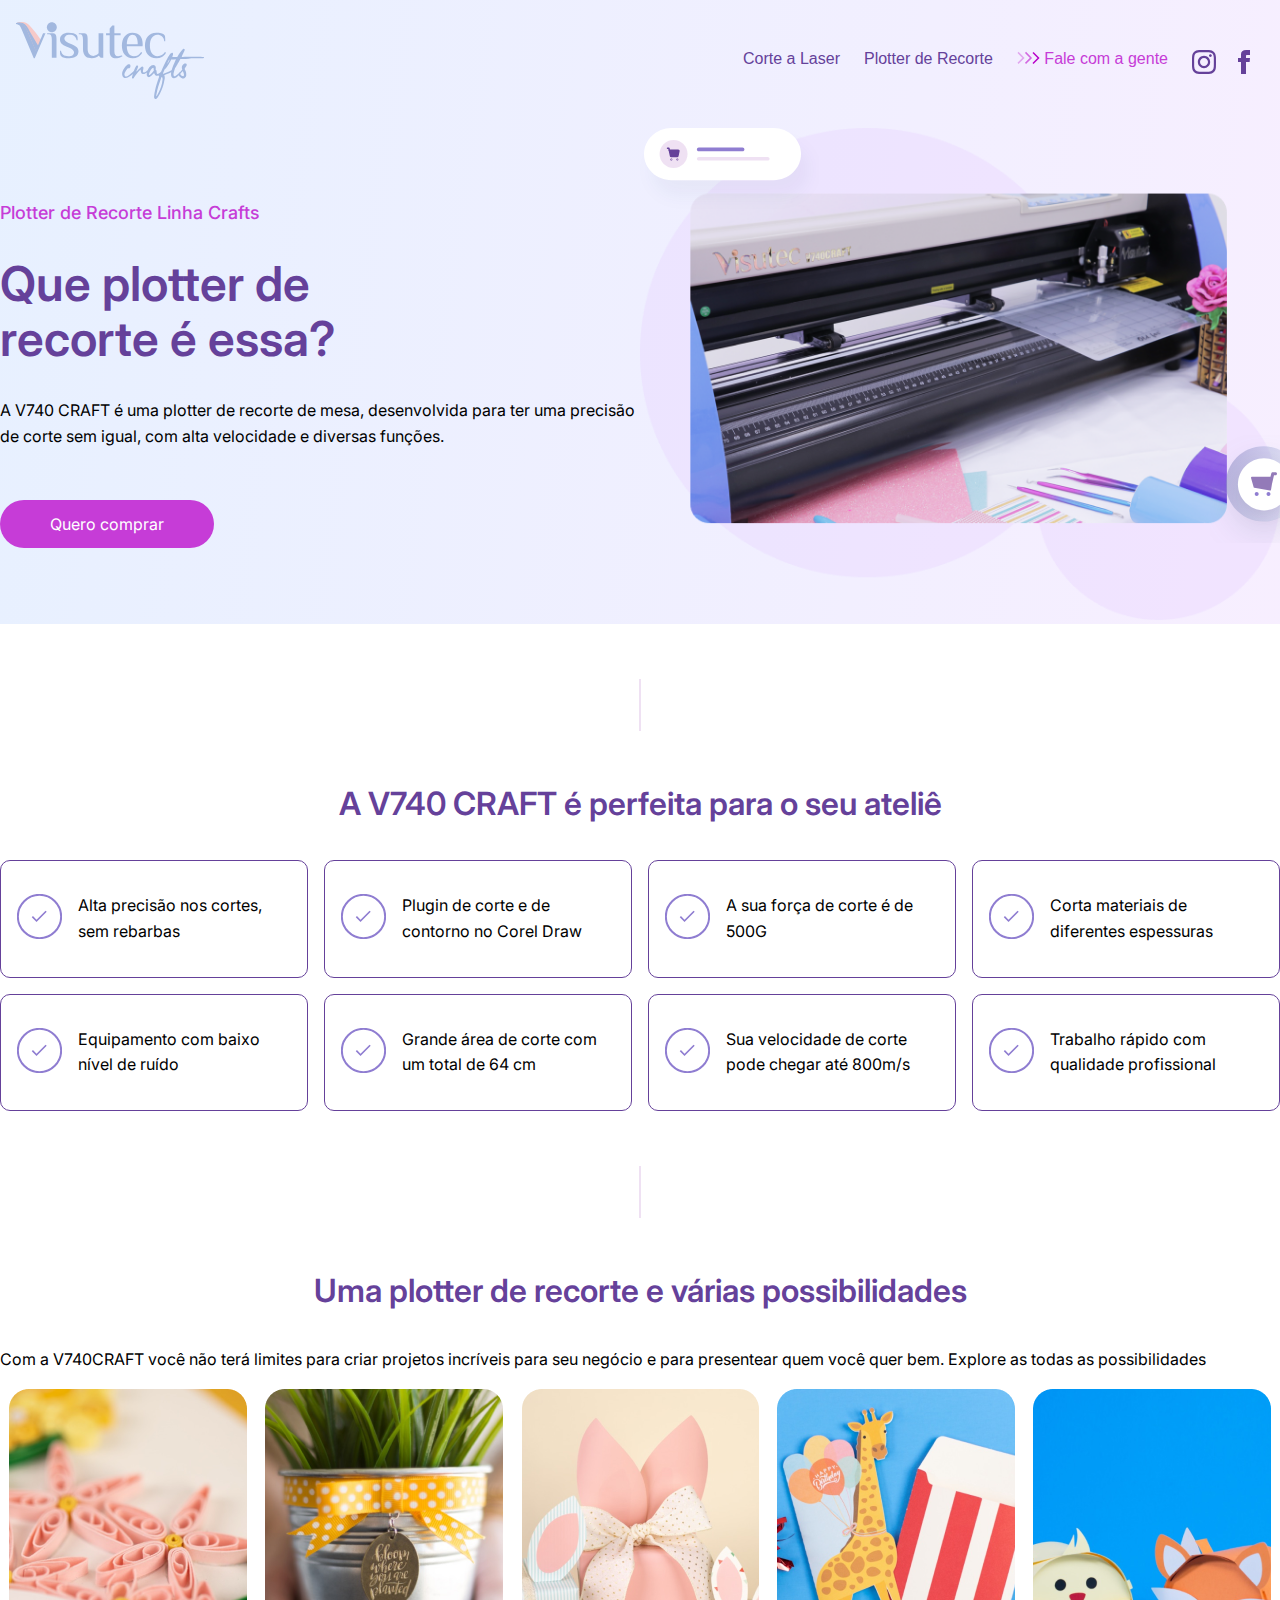
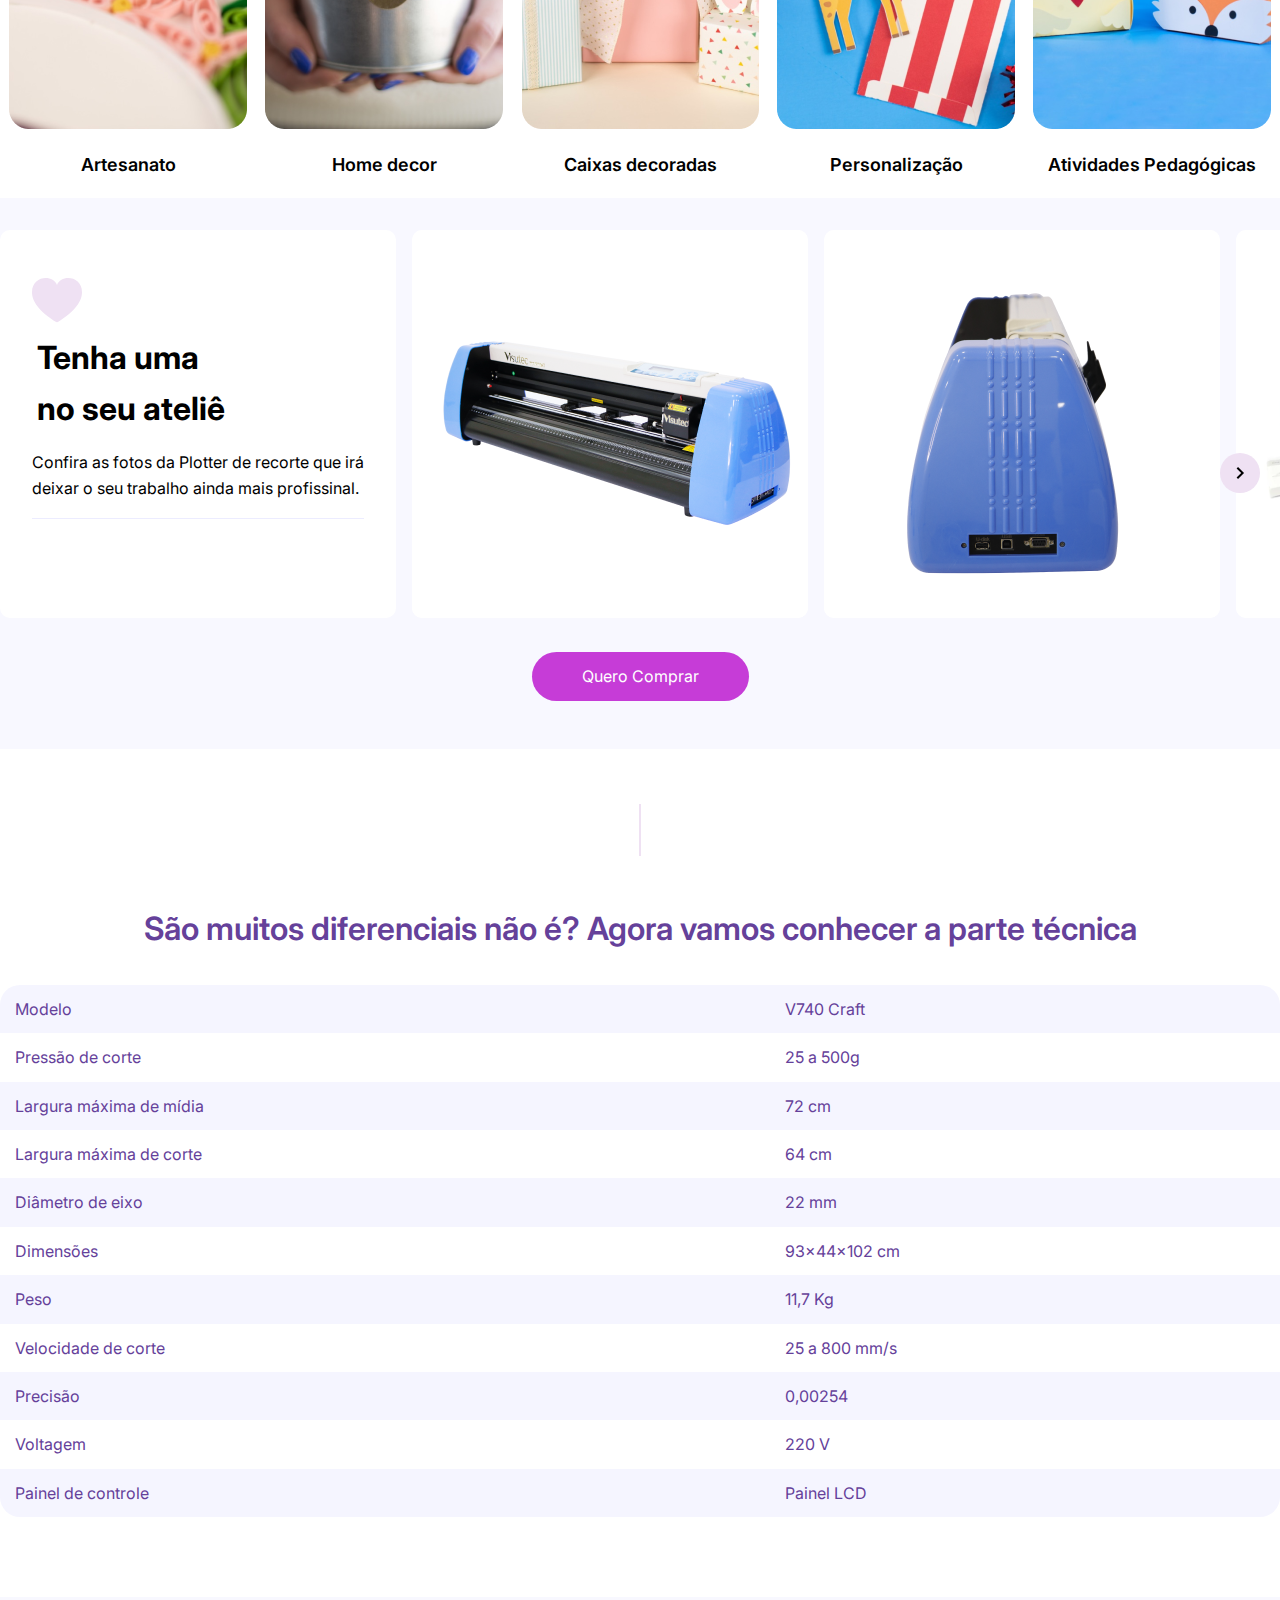
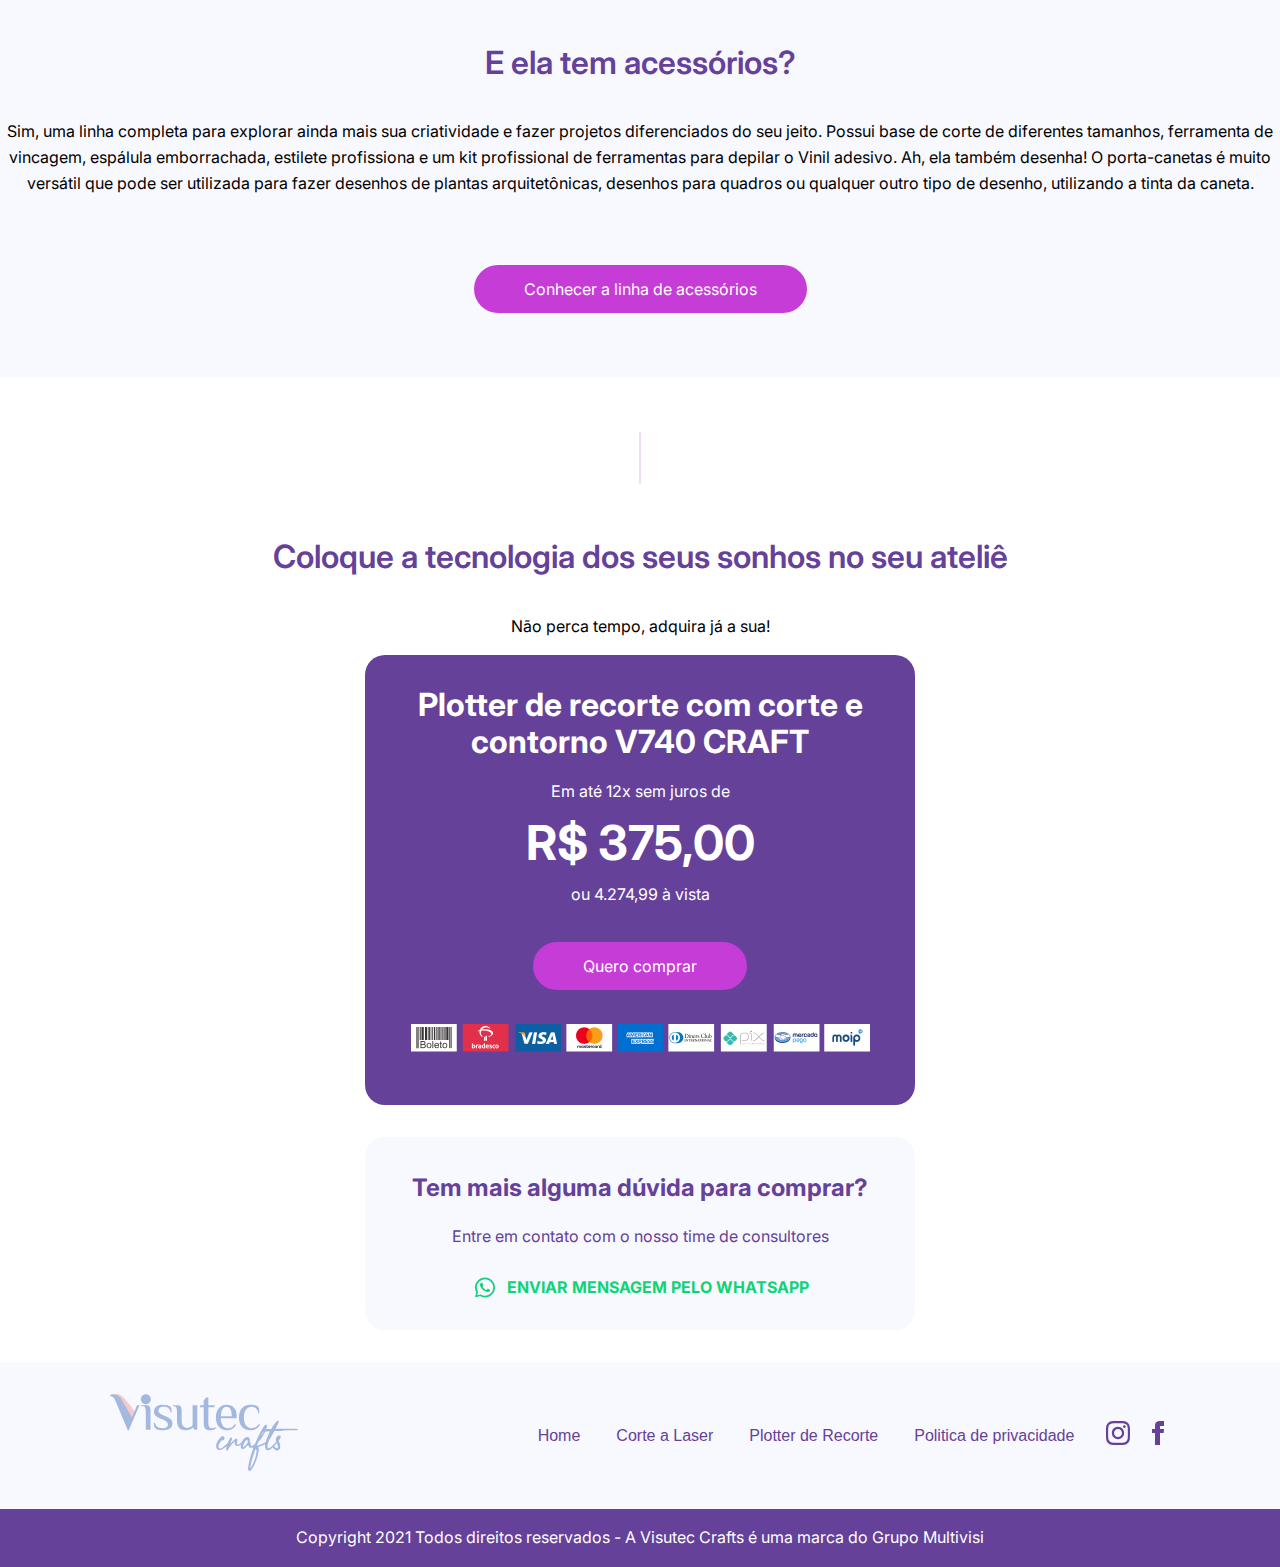
<file: plotter-de-recorte.html>
<!DOCTYPE html>
<html lang="pt-br">

<head>
  <meta charset="UTF-8">
  <meta name="viewport" content="width=device-width, initial-scale=1.0">
  <title>Visutec Crafts - Plotter de recorte</title>
  <meta name="description" content="#">
  <meta name="keywords" content="#">
  <link rel="stylesheet" href="./Assets/css/normalize.css">
  <link rel="stylesheet" href="https://fonts.googleapis.com/css2?family=Inter:wght@400;500;600&display=swap">
  <link rel="stylesheet" href="./Assets/css/variaveis.css">
  <link rel="stylesheet" href="./Assets/css/Styles-Plotter-de-recorte.css">
  <link rel="stylesheet" href="./Assets/css/header.css">
  <link rel="stylesheet" href="./Assets/css/botoes.css">
  <link rel="stylesheet" href="./Assets/css/carrosel-de-produto.css">
  <link rel="stylesheet" href="./Assets/css/footer.css">
  <link rel="stylesheet" href="./Assets/css/card-preco.css">

</head>

<body>
  <div class="gradiente">
    <header id="header">
      <a id="logo" href="./home.html"><img class="logo-mobile" src="./Assets/img/Logo-Visutec-Crafts.svg" alt=""></a>
      <nav id="nav">
        <button aria-label="Abrir Menu" id="btn-mobile" aria-haspopup="true" aria-controls="menu" aria-expanded="false">
          <span id="hamburger"></span>
        </button>
        <ul id="menu" role="menu">
          <li><a href="./corte-a-laser.html">Corte a Laser</a></li>
          <li><a href="./Plotter-de-recorte.html">Plotter de Recorte</a></li>
          <li><a class="fale-conosco" href="/"><img src="./Assets/icones/icone-setas.svg" alt=""> Fale com a gente</a>
          </li>
          <div class="social-header-icons">
            <li><a href="https://www.instagram.com/visuteccrafts/"><img src="./Assets/icones/icone-instagram.svg"
                  alt="Instagram Visutec Crafts"></a></li>
            <li><a href="https://www.facebook.com/Visutec-Crafts-102420048805899/"><img
                  src="./Assets/icones/icone-facebook.svg" alt="Facebook Visutec Crafts"></a></li>
          </div>
        </ul>
      </nav>
    </header>

    <section class="container_sessao_principal">
      <div class="itens_sessao_principal">
        <h2 class="subtitulos">Plotter de Recorte Linha Crafts</h2>
        <h1 class="titulo-destaque">Que plotter de <br> recorte é essa?</h1>
        <p>A V740 CRAFT é uma plotter de recorte de mesa, desenvolvida para ter uma precisão de corte sem igual, com
          alta velocidade e diversas funções.</p><br>
        <a href="#" class="botao-roxo">Quero comprar</a>
      </div>
      <div class="itens_sessao_principal_foto">
        <img class="foto_plotter_de_recorte_icones" src="./Assets/icones/icones-principal-home.svg" alt="">
        <img class="foto_plotter_de_recorte" src="./Assets/img/Plotter-de-recorte.png"
          alt="Plotter de recorte Visutec Crafts">
      </div>

    </section>
  </div>

  <div class="container-largura">
    <hr>

    <section>
      <h1 class="titulos">A V740 CRAFT é perfeita para o seu ateliê</h1>
      <div class="cards_check">
        <div class="card_filho">
          <span class="texto"><img src="./Assets/icones/icone-check.svg" alt=""></span>
          <p>Alta precisão nos cortes, sem rebarbas</p>
        </div>

        <div class="card_filho">
          <span><img src="./Assets/icones/icone-check.svg" alt=""></span>
          <p>Plugin de corte e de contorno no Corel Draw</p>
        </div>

        <div class="card_filho">
          <span><img src="./Assets/icones/icone-check.svg" alt=""></span>
          <p>A sua força de corte é de 500G</p>
        </div>
        <div class="card_filho">
          <span><img src="./Assets/icones/icone-check.svg" alt=""></span>
          <p>Corta materiais de diferentes espessuras</p>
        </div>
        <div class="card_filho">
          <span><img src="./Assets/icones/icone-check.svg" alt=""></span>
          <p>Equipamento com baixo nível de ruído</p>
        </div>
        <div class="card_filho">
          <span><img src="./Assets/icones/icone-check.svg" alt=""></span>
          <p>Grande área de corte com um total de 64 cm</p>
        </div>
        <div class="card_filho">
          <span><img src="./Assets/icones/icone-check.svg" alt=""></span>
          <p>Sua velocidade de corte pode chegar até 800m/s</p>
        </div>
        <div class="card_filho">
          <span><img src="./Assets/icones/icone-check.svg" alt=""></span>
          <p>Trabalho rápido com qualidade profissional</p>
        </div>
      </div>
    </section>

    <hr>

    <section>
      <h1 class="titulos">Uma plotter de recorte e várias possibilidades</h1>
      <p>Com a V740CRAFT você não terá limites para criar projetos incríveis para seu negócio e para presentear quem
        você quer bem. Explore as todas as possibilidades</p>
      <div class="container_cards_projetos">
        <div class="cards_projetos">
          <img src="./Assets/img/Artesanato.png" alt="Artesanato feito com a plotter V740 Craft">
          <p>Artesanato</p>
        </div>
        <div class="cards_projetos">
          <img src="./Assets/img/Home-decor.png" alt="Home decor feito com a plotter V740 Craft">
          <p>Home decor</p>
        </div>
        <div class="cards_projetos">
          <img src="./Assets/img/Caixas-decoradas.png" alt="Caixas decoradas feito com a plotter V740 Craft">
          <p>Caixas decoradas</p>
        </div>
        <div class="cards_projetos">
          <img src="./Assets/img/Personalizacao.png" alt="Personalização feito com a plotter V740 Craft">
          <p>Personalização</p>
        </div>
        <div class="cards_projetos">
          <img src="./Assets/img/Atividades-Pedagogicas.png"
            alt="Atividades Pedagógicas feito com a plotter V740 Craft">
          <p>Atividades Pedagógicas</p>
        </div>
      </div>
    </section>
  </div>

  <!-- Carrosel de produto -->

  <div class="container-carrosel">
    <div id="wrapper">
      <div id="carousel">
        <div id="content">
          <div class="item card-carrosel-titulo">
            <img src="./Assets/icones/icone-coracao.svg" />
            <p class="titulo-carrosel">Tenha uma <br> no seu ateliê</p>
            <p class="subtitulo-carrosel">Confira as fotos da Plotter de recorte que irá deixar o seu trabalho ainda
              mais profissinal.</p>
          </div>
          <img class="item" src="./Assets/img/Produtos/V740-CRAFT-1.png" />
          <img src="./Assets/img/Produtos/V740-CRAFT-2.png" class="item" />
          <img src="./Assets/img/Produtos/V740-CRAFT-3.png" class="item" />
          <img src="./Assets/img/Produtos/V740-CRAFT-4.png" class="item" />
          <img src="./Assets/img/Produtos/V740-CRAFT-5.png" class="item" />
        </div>
      </div>
      <button id="prev">
        <svg xmlns="http://www.w3.org/2000/svg" width="24" height="24" viewBox="0 0 24 24">
          <path fill="none" d="M0 0h24v24H0V0z" />
          <path d="M15.61 7.41L14.2 6l-6 6 6 6 1.41-1.41L11.03 12l4.58-4.59z" />
        </svg>
      </button>
      <button id="next">
        <svg xmlns="http://www.w3.org/2000/svg" width="24" height="24" viewBox="0 0 24 24">
          <path fill="none" d="M0 0h24v24H0V0z" />
          <path d="M10.02 6L8.61 7.41 13.19 12l-4.58 4.59L10.02 18l6-6-6-6z" />
        </svg>
      </button>
      <br>
      <div class="botao-centralizado">
        <a class="botao-roxo" href="#">Quero Comprar</a>
      </div>
    </div>
  </div>
  <hr>

  <!-- Fim do Carrosel -->

  <div class="container-largura">
    <section>
      <h1 class="titulos">São muitos diferenciais não é? Agora vamos conhecer a parte técnica</h1>
      <table>
        <tr>
          <td>Modelo</td>
          <td>V740 Craft</td>
        </tr>
        <tr>
          <td>Pressão de corte</td>
          <td>25 a 500g</td>
        </tr>
        <tr>
          <td>Largura máxima de mídia </td>
          <td>72 cm</td>
        </tr>
        <tr>
          <td>Largura máxima de corte</td>
          <td>64 cm </td>
        </tr>
        <tr>
          <td>Diâmetro de eixo</td>
          <td>22 mm</td>
        </tr>
        <tr>
          <td>Dimensões</td>
          <td>93x44x102 cm</td>
        </tr>
        <tr>
          <td>Peso</td>
          <td>11,7 Kg</td>
        </tr>
        <tr>
          <td>Velocidade de corte</td>
          <td>25 a 800 mm/s</td>
        </tr>
        <tr>
          <td>Precisão</td>
          <td>0,00254</td>
        </tr>
        <tr>
          <td>Voltagem</td>
          <td>220 V </td>
        </tr>
        <tr>
          <td>Painel de controle</td>
          <td>Painel LCD</td>
        </tr>
      </table>
    </section>
  </div>

  <section class="sessao-acessorios">
    <div class="container-largura">
      <h1 class="titulos">E ela tem acessórios?</h1>
      <p>Sim, uma linha completa para explorar ainda mais sua criatividade e fazer projetos diferenciados do seu jeito.
        Possui base de corte de diferentes tamanhos, ferramenta de vincagem, espálula emborrachada, estilete profissiona
        e
        um kit profissional de ferramentas para depilar o Vinil adesivo. Ah, ela também desenha! O porta-canetas é muito
        versátil que pode ser utilizada para fazer desenhos de plantas arquitetônicas, desenhos para quadros ou qualquer
        outro tipo de desenho, utilizando a tinta da caneta.</p><br><br>
      <a class="botao-roxo" href="#">Conhecer a linha de acessórios</a>
    </div>
  </section>

  <hr>

  <div class="container-largura">
    <section class="sessao-preco">
      <h1 class="titulos">Coloque a tecnologia dos seus sonhos no seu ateliê</h1>
      <p>Não perca tempo, adquira já a sua!</p>
      <div class="card_preco">
        <h1>Plotter de recorte com corte e contorno V740 CRAFT</h1><br>
        <p>Em até 12x sem juros de</p>
        <p class="preco">R$ 375,00</p>
        <p>ou 4.274,99 à vista </p><br>
        <a class="botao-roxo" href="#">Quero comprar</a><br><br>
        <img class="formas-de-pagamento" src="./Assets/icones/icone-pagamentos.png" alt="Formas de pagamentos">
      </div>

      <div class="card_duvida">
        <p>Tem mais alguma dúvida para comprar?</p>
        <p>Entre em contato com o nosso time de consultores </p>
        <div>
          <a class="enviar-mensagem" href="#"><img src="./Assets/icones/icone-whats.svg" alt="ícone WhatsApp">Enviar
            mensagem pelo whatsapp</a>
        </div>
      </div>
    </section>
  </div>

  <footer>
    <div class="container-footer">
      <div class="links-footer">
        <span><img src="./Assets/img/Logo-Visutec-Crafts.svg" alt="Logo Visutec Crafts"></span>
        <nav>
          <ul>
            <li><a href="./home.html">Home</a></li>
            <li><a href="./corte-a-laser.html">Corte a Laser</a></li>
            <li><a href="./Plotter-de-recorte.html">Plotter de Recorte</a></li>
            <li><a href="#">Politica de privacidade</a></li>
          </ul>
        </nav>
        <div class="links-social">
          <a href="https://www.instagram.com/visuteccrafts/"><img src="./Assets/icones/icone-instagram.svg"
              alt="Instagram Visutec Crafts"></a>
          <a href="https://www.facebook.com/Visutec-Crafts-102420048805899/"><img
              src="./Assets/icones/icone-facebook.svg" alt="Facebook Visutec Crafts"></a>
        </div>
      </div>
    </div>
    <p>Copyright 2021 Todos direitos reservados - A Visutec Crafts é uma marca do Grupo Multivisi</p>
  </footer>

  <script src="./Assets/js/Scripts.js"></script>
</body>




</html>
</file>
<file: Assets/css/variaveis.css>
:root {
  --roxo-escuro: #65419A;
  --roxo-vivo: #C63CD7;
  --cinza: #F8F8FF;
  --roxo-claro: #EFE1F3;

  --familia-titulo-destaque: 'inter', sans-serif;
  --familia-titulo: 'inter', sans-serif;
  --familia-subtitulo: 'inter', sans-serif;
  --familia-corpo: 'inter', sans-serif;

  --peso-titulo-destaque: 600;
  --peso-titulo: 600;
  --peso-subtitulo: 500;
  --peso-corpo: 400;

  --tamanho-titulo-destaque: 3rem;
  --tamanho-titulo: 2rem;
  --tamanho-subtitulo: 1.125rem;
  --tamanho-corpo: 1rem;
}
</file>
<file: Assets/css/styles-home.css>
@import url(./variaveis.css);

/*Textos da página*/

.titulo-destaque {
  font-family: var(--familia-titulo-destaque);
  font-weight: var(--peso-titulo-destaque);
  font-size: var(--tamanho-titulo-destaque);
  color: var(--roxo-escuro);
}

.titulos {
  font-family: var(--familia-titulo);
  font-weight: var(--peso-titulo);
  font-size: var(--tamanho-titulo);
  color: var(--roxo-escuro);
  text-align: center;
  padding-bottom: 1rem;
}

.subtitulos {
  font-family: var(--familia-subtitulo);
  font-weight: var(--peso-subtitulo);
  font-size: var(--tamanho-subtitulo);
  color: var(--roxo-vivo)
}

p {
  font-family: var(--familia-corpo);
  font-weight: var(--peso-corpo);
  font-size: var(--tamanho-corpo);
  color: #000;
  line-height: 160%;
}

hr {
  transform: rotate(90deg);
  border: 1px solid var(--roxo-claro);
  width: 50px;
  margin: 80px auto;
}


/*Container Largura máxima da página*/

.container-largura {
  max-width: 1280px;
  margin: 0 auto;
}

.container_sessao_principal {
  width: 1280px;
  margin: 0 auto;
}

.gradiente {
  background: linear-gradient(278.24deg, rgba(224, 191, 255, 0.26) 1.14%, rgba(163, 198, 255, 0.26) 98.35%);
}

.container_sessao_principal {
  display: flex;
  flex-wrap: wrap;
  max-width: 100%;
}

.itens_sessao_principal,
.itens_sessao_principal_foto {
  flex: 1 1 43%;
  align-self: center;
}

.foto_principal_home {
  position: relative;
  max-width: 100%;
}

.icones_header {
  max-width: 100%;
  position: absolute;
  z-index: 100;
  animation: pulse 3s infinite alternate;
}

@keyframes pulse {
  0% {
    transform: scale(1);
  }

  100% {
    transform: scale(1.1);
  }
}

/* Sessão 2 após banner principal*/

.cards_check {
  display: grid;
  grid-gap: 1rem;
  grid-template-columns: repeat(auto-fit, minmax(250px, 1fr));
}

.card_filho {
  display: flex;
  align-items: center;
  gap: 1rem;
  border: 1px solid #65419A;
  border-radius: 10px;
  padding: 1rem;
}


/* Sessão 3 "pequenos e médios artesões." */

.background-color-sessao-pequenos-artesoes-home {
  background: var(--cinza);
}

.container-pequenos-artesoes-home {
  display: flex;
  padding: 2rem 0;
}

.itens-pequenos-artesoes-home {
  position: relative;
}

.icones-mulher-no-atelie {
  position: absolute;
  top: 5%;
  right: 10%;
  animation: pulse 3s infinite alternate;
}

@keyframes pulse {
  0% {
    transform: scale(1);
  }

  100% {
    transform: scale(1.1);
  }
}

.botao-roxo-icone {
  background-image: url(../icones/icons-whatsapp-branco.svg);
  background-repeat: no-repeat;
  background-position: left 1.5rem center;
}


/* Sessão 4 "Conheça nossos produtos" */

.container-conheca-nossos-produtos {
  display: flex;
  flex-wrap: wrap;
  gap: 2rem;
  max-width: 1280px;
  margin: 0 auto;
}

.itens-conheca-nossos-produtos {
  position: relative;
}

figcaption {
  margin-bottom: 1rem;
}

.img-acessorios-mobile {
  display: none;
}

.texto-conheca-nossos-produtos {
  z-index: 1;
  color: #fff;
  font-family: var(--familia-corpo);
  font-size: 2rem;
  font-weight: bold;
  text-align: center;
}

.corte-a-laser {
  position: absolute;
  top: 50%;
  left: 50%;
  transform: translate(-50%, -50%)
}

.corte-e-contorno {
  position: absolute;
  top: 50%;
  left: 50%;
  transform: translate(-50%, -50%)
}

.acessorios {
  position: absolute;
  top: 50%;
  left: 50%;
  transform: translate(-50%, -50%)
}

.btn-saiba-mais {
  color: #fff;
  border: 1px solid #fff;
  border-radius: 50px;
  padding: 1rem 4rem;
  font-size: 1rem;
}

.btn-saiba-mais:hover {
  background: #fff;
  color: var(--roxo-escuro);
}


/* Formulário*/

.formulario-contato {
  background: var(--roxo-escuro);
  margin: 4rem 0;
}

fieldset {
  border: none;
  font-family: var(--familia-corpo);
}

.chamada-contato :first-child {
  color: #fff;
  font-size: 1.8rem;
  margin-bottom: 0;
}

.chamada-contato :last-child {
  color: #fff;
  font-size: 1rem;
  margin-top: .3rem;
  margin-bottom: 2rem;
}

.contato {
  display: flex;
  flex-wrap: wrap;
  justify-content: space-between;
}

.itens-contato {
  align-self: center;
}

.input-padrao {
  background: #FFFFFF;
  border: none;
  border-radius: 50px;
  padding: 1rem 2rem;
  margin-left: 1rem;
  outline: none;
  transition: .2s ease-in-out;
}

input:valid,
input:focus {
  border-bottom: 3px solid var(--roxo-vivo);
  font-size: 1.05rem;
}

.enviar {
  margin-left: 1rem;
  border: none;
  background: var(--roxo-vivo);
  color: #fff;
  border-radius: 50px;
  padding: 1rem 2rem;
  cursor: pointer;
  transition: .2s ease-in-out;
}

.enviar:hover {
  background: var(--cinza);
  color: var(--roxo-vivo);
  font-weight: bold;
}

/* Depoimentos*/

.depoimentos h1 {
  text-align: left;
}

.depoimentos {
  max-width: 1280px;
  margin: 0 auto;
}

.card-depoimento {
  display: flex;
  width: 640px;
}

.card-depoimento div {
  padding-left: 1rem;
}

.texto-depoimento p:nth-child(4),
.texto-depoimento p:nth-child(6) {
  color: var(--roxo-escuro);
  font-weight: bold;

}

.texto-depoimento p {
  margin: 0;
}

.texto-depoimento {
  align-self: center;
}


/* Responsivo Mobile */

@media only screen and (max-width: 600px) {
  .container-largura {
    max-width: 600px;
    margin: 0 auto;
    padding: 0 1rem;
  }

  .container_sessao_principal {
    flex-direction: column;
    text-align: center;
    padding: 0 1rem;
  }

  .titulo-destaque,
  .titulos {
    font-size: 1.5rem;
  }

  hr {
    margin: 50px auto;
  }

  .container-pequenos-artesoes-home {
    flex-direction: column;
  }

  .itens-pequenos-artesoes-home img {
    max-width: 100%;
  }

  .itens-conheca-nossos-produtos img {
    max-width: 100%;
  }

  .texto-conheca-nossos-produtos {
    font-size: 1.5rem;
  }

  .btn-saiba-mais {
    border: 1px solid #fff;
    padding: .5rem 1rem;
    font-size: 1rem;
  }

  .img-acessorios {
    visibility: hidden;
  }

  .img-acessorios-mobile {
    display: block;
  }

  .acessorios {
    position: absolute;
    top: 35%;
    left: 50%;
    transform: translate(-50%, -50%)
  }

  /* Contato*/
  .contato {
    flex-direction: column;
    gap: 1rem;
    text-align: center;
  }

  .input-padrao,
  .enviar {
    margin-left: 0;
    margin-bottom: 1rem;
    ;
  }

  /*slider depoimentos*/

  .depoimentos {
    padding: 0 1rem;
  }

  .card-depoimento {
    flex-direction: column;
    width: 100%;
  }

}

/* Responsivo Tablet */

@media screen and (min-width: 600px) and (max-width: 1200px) {

  .container-largura,
  .container_sessao_principal {
    flex-direction: column;
    text-align: center;
    padding: 0 1rem;
  }

  .container-conheca-nossos-produtos {
  justify-content: center;
  }

  .img-acessorios {
    max-width: 100%;
  }

  .acessorios  figcaption {
    margin-bottom: .3rem;
    font-size: 1.5rem;
  }

  .acessorios {
    top: 40%
  }

  .input-padrao, .enviar {
    margin-left: 0;
    margin-bottom: 1rem;
  }
  
  .input-padrao:first-child {
    margin-right: 1rem;
  }

  .depoimentos {
    padding: 0 1rem;
  }



}
</file>
<file: Assets/css/header.css>
/*Header */

.fale-conosco {
  color: var(--roxo-vivo) !important;
}

.social-header-icons {
  display: flex;
  justify-content: center;
}

body,
ul {
  margin: 0px;
  padding: 0px;
}

a {
  color: black;
  text-decoration: none;
  font-family: sans-serif;
}

header a:hover {
  color: #B900C9 !important;
}

#logo {
  font-size: 1.5rem;
  font-weight: bold;
}

#header {
  box-sizing: border-box;
  height: 70px;
  display: flex;
  align-items: center;
  justify-content: space-between;
  background: transparent;
  max-width: 1280px;
  margin: 0 auto;
  padding: 4rem 1rem;
}

#menu {
  display: flex;
  list-style: none;
  gap: 0.5rem;
}

#menu a {
  display: block;
  padding: 0.5rem;
  color: #65419A;
}

#btn-mobile {
  display: none;
}

@media (max-width: 850px) {


  #header {
  padding: 3rem 1rem;
  }

  .logo-mobile {
    max-width: 150px;
  }


  #menu {
    display: block;
    position: absolute;
    width: 100%;
    top: 80px;
    right: 0px;
    background: #ffffff;
    transition: 0.6s;
    z-index: 1000;
    height: 0px;
    visibility: hidden;
    overflow-y: hidden;
    text-align: center;
  }

  #nav.active #menu {
    height: calc(100vh - 70px);
    visibility: visible;
    overflow-y: auto;
  }

  #menu a {
    padding: 1rem 0;
    margin: 0 1rem;
    border-bottom: none;
  }

  #btn-mobile {
    display: flex;
    padding: 0.5rem 1rem;
    font-size: 1rem;
    border: none;
    background: none;
    cursor: pointer;
    gap: 0.5rem;
  }

  #hamburger {
    border-top: 2px solid;
    width: 20px;
    color: #65419A;
  }

  #hamburger::after,
  #hamburger::before {
    content: '';
    display: block;
    width: 20px;
    height: 2px;
    background: currentColor;
    margin-top: 5px;
    transition: 0.3s;
    position: relative;
  }

  #nav.active #hamburger {
    border-top-color: transparent;
  }

  #nav.active #hamburger::before {
    transform: rotate(135deg);
  }

  #nav.active #hamburger::after {
    transform: rotate(-135deg);
    top: -7px;
  }
}
</file>
<file: Assets/css/botoes.css>
.botao-roxo {
  text-decoration: none;
  font-family: var(--familia-corpo);
  color: #fff;
  background-color: var(--roxo-vivo);
  padding: 15px 50px;
  border-radius: 50px;
  display: inline-block;
  margin: 1rem 0;
  transition: .2s linear;
}

.botao-roxo:hover {
  background-color: var(--cinza);
  box-shadow: rgba(0, 0, 0, 0.24) 0px 3px 8px;
  border-bottom: 3px solid var(--roxo-vivo);
  color: var(--roxo-vivo);
  font-weight: bold;
}


.botao-roxo-com-icone {
  text-decoration: none;
  font-family: var(--familia-corpo);
  color: #fff;
  background-color: var(--roxo-vivo);
  padding: 20px 30px 20px 60px;
  border-radius: 50px;
  display: inline-block;
  margin: 1rem 0;
}

.botao-roxo-com-icone:hover {
  border-bottom: 3px solid var(--roxo-escuro);
}
</file>
<file: Assets/css/carrosel-de-produto.css>
/*Carrosel de produto*/

.container-carrosel {
  background: #F8F8FF;
}

.card-carrosel-titulo {
  padding: 3rem 2rem;
}

.titulo-carrosel {
  font-weight: bold;
  font-size: 2rem;
  color: #000;
  margin: .3rem;
}

.subtitulo-carrosel {
  border-bottom: 1px solid #ECECFF;
  padding-bottom: 1rem;
}

#wrapper {
  padding: 2rem 0;
  width: 100%;
  max-width: 1280px;
  position: relative;
  margin: 0 auto;
}

#carousel {
  overflow: auto;
  scroll-behavior: smooth;
  scrollbar-width: none;
}

#carousel::-webkit-scrollbar {
  height: 0;
}

#prev,
#next {
  display: flex;
  justify-content: center;
  align-content: center;
  background: white;
  border: none;
  padding: 8px;
  border-radius: 50%;
  outline: 0;
  cursor: pointer;
  position: absolute;
}

#prev {
  top: 50%;
  left: 0;
  transform: translate(50%, -50%);
  display: none;
  background: #EFE1F3;
}

#next {
  top: 50%;
  right: 0;
  transform: translate(-50%, -50%);
  background: #EFE1F3;
}

#content {
  display: grid;
  grid-gap: 16px;
  grid-auto-flow: column;
  margin: auto;
  box-sizing: border-box;
}

.item {
  width: 396px;
  height: auto;
  background: white;
  border-radius: 10px;
}

@media only screen and (max-width: 600px) {

  .item:first-child {
    width: 300px;
    height: auto;
  }

  .item:not(:first-child) {
    width: auto;
    height: auto;
  }
}
</file>
<file: Assets/css/footer.css>
/* Footer */

.container-footer {
  background: var(--cinza);
}

.links-footer {
  display: flex;
  flex-wrap: wrap;
  justify-content: center;
  max-width: 1280px;
  margin: 0 auto;
  padding: 2rem 0;
}

footer ul li {
  display: inline-block;
  margin-right: 2rem;
  font-family: var(--familia-corpo);
  color: var(--roxo-escuro);
}

footer a {
  color: var(--roxo-escuro)
}

footer ul {
  margin-left: 15rem;
  padding: 2rem 0;
  
}

.links-social {
  display: flex;
  align-items: center;
  gap: 1rem;
}

footer p:last-child {
  color: white;
  background: var(--roxo-escuro);
  margin: 0;
  text-align: center;
  padding: 1rem;
}


@media only screen and (max-width: 600px) {
  footer ul {
    text-align: center;
    margin: 0;
    padding-left: 0;
    
  }

  footer ul li {
    display: block;
    margin-right: 0;
    margin-bottom: 2rem;
  }

  .links-footer {
    flex-direction: column;
    align-content: center;
  }

  .links-social {
    justify-content: center;
  }

  footer p {
    font-size: 0.8rem;
  }
}


@media screen and (min-width: 600px) and (max-width: 1200px) {
  footer ul li {
    margin-right: 1rem;
    
  }

  footer ul {
    margin-left: 0rem;
    margin-bottom: 2rem;
  }

  .links-social {
    width: 100%;
    justify-content: center;
  }
}
</file>
<file: Assets/css/card-preco.css>
.card_preco h1,
.card_preco p {
  color: #fff;
  margin: 0;
  font-family: var(--familia-corpo);
}

.card_preco {
  background: var(--roxo-escuro);
  padding: 2rem;
  border-radius: 20px;
  width: fit-content;
  max-width: 550px;
  height: 450px;
  margin: 0 auto;
  vertical-align: middle;
}

.preco {
  font-size: 3rem;
  font-weight: bold;
  margin: 0;
}

.formas-de-pagamento {
  max-width: 100%;
}

@media only screen and (max-width: 600px) {
  .card_preco {
    height: auto;
  }
}


/* Card preço metade da tela */

.card_preco--metade-tela {
  background: var(--roxo-escuro);
  padding: 2rem;
  border-radius: 20px;
  width: 40%;
  margin: 0 auto;
  vertical-align: middle;
  text-align: center;
}

.card_preco--metade-tela h1, .card_preco--metade-tela p {
  color: #fff;
  font-family: var(--familia-corpo);
}


@media only screen and (max-width: 600px) {
  .card_preco--metade-tela{
    width: 100%;
  }
}


@media screen and (min-width: 600px) and (max-width: 1200px) {
  .card_preco--metade-tela{
    width: 100%;
  }
}
</file>
<file: Assets/css/styles-corte-a-laser.css>
@import url(./variaveis.css);

/*Textos da página*/

.titulo-destaque {
  font-family: var(--familia-titulo-destaque);
  font-weight: var(--peso-titulo-destaque);
  font-size: var(--tamanho-titulo-destaque);
  color: var(--roxo-escuro);
}

.titulos {
  font-family: var(--familia-titulo);
  font-weight: var(--peso-titulo);
  font-size: var(--tamanho-titulo);
  color: var(--roxo-escuro);
  text-align: center;
  padding-bottom: 1rem;
}

.subtitulos {
  font-family: var(--familia-subtitulo);
  font-weight: var(--peso-subtitulo);
  font-size: var(--tamanho-subtitulo);
  color: var(--roxo-vivo)
}

p {
  font-family: var(--familia-corpo);
  font-weight: var(--peso-corpo);
  font-size: var(--tamanho-corpo);
  color: #000;
  line-height: 160%;
}

hr {
  transform: rotate(90deg);
  border: 1px solid var(--roxo-claro);
  width: 50px;
  margin: 80px auto;
}

/*container_sessão_principal*/

.container_sessao_principal {
  width: 1280px;
  margin: 0 auto;
}

.container-largura {
  max-width: 1280px;
  margin: 0 auto;
}

.gradiente {
  background: linear-gradient(278.24deg, rgba(224, 191, 255, 0.26) 1.14%, rgba(163, 198, 255, 0.26) 98.35%);
}

.container_sessao_principal {
  display: flex;
  flex-wrap: wrap;
  max-width: 100%;
  align-items: center;

}

.itens_sessao_principal,
.itens_sessao_principal_foto {
  flex: 1 1 45%;

}

.container_sessao_principal .titulos {
  margin: 0 0;
}

.foto_plotter_de_recorte {
  position: relative;
  max-width: 100%;
}

/* sessao principal logo após header*/

.foto_plotter_de_recorte_icones {
  max-width: 100%;
  position: absolute;
  z-index: 100;
  animation: pulse 3s infinite alternate;
}

@keyframes pulse {
  0% {
    transform: scale(1);
  }

  100% {
    transform: scale(1.1);
  }
}


/* Sessão 2 após banner principal*/

.cards_check {
  display: grid;
  grid-gap: 1rem;
  grid-template-columns: repeat(auto-fit, minmax(250px, 1fr));
}

.card_filho {
  display: flex;
  align-items: center;
  gap: 1rem;
  border: 1px solid #65419A;
  border-radius: 10px;
  padding: 1rem;
}

/* Sessão 3 Uma plotter de recorte e várias possibilidades */

.container_cards_projetos {
  display: grid;
  grid-template-columns: repeat(auto-fit, minmax(250px, 1fr));
}

.cards_projetos {
  justify-self: center;
}

.cards_projetos p {
  text-align: center;
  font-weight: 600;
  font-size: 1.125rem;
}


/*Sessão produto com ficha técnica*/

.card-produto-com-ficha-tecnica {
  width: 100%;
  display: flex;
  justify-content: space-between;
  gap: 2rem;
}

.sessao-preco {
  text-align: center;
  color: #fff;
}

table {
  font-family: var(--familia-corpo);
  color: var(--roxo-escuro);
  width: 50%;
}

table tr:nth-child(odd) {
  background: #F5F5FF;
}

table,
th,
td {
  padding: 15px;
  border-collapse: collapse;
}

table tr:first-child td:first-child {
  border-radius: 20px 0 0 0;
}

table tr:first-child td:last-child {
  border-radius: 0 20px 0 0;
}

table tr:last-child td:first-child {
  border-radius: 0 0 0 20px;
}

table tr:last-child td:last-child {
  border-radius: 0 0 20px 0;
}

/*Resposivo Mobile*/

@media only screen and (max-width: 600px) {

  .container-largura {
    max-width: 600px;
    margin: 0 auto;
    padding: 0 1rem;
  }

  .container_sessao_principal {
    flex-direction: column;
    text-align: center;
    padding: 0 1rem;
  }

  .titulo-destaque,
  .titulos {
    font-size: 1.5rem;
  }

  hr {
    margin: 50px auto;
  }

  .itens_sessao_principal .botao-roxo {
    margin-top: 0px;
    margin-bottom: 30px;
  }

  .card-produto-com-ficha-tecnica {
    flex-direction: column;
  }

  table {
    width: 100%;
  }

}

/* Responsivo Tablet*/

@media screen and (min-width: 600px) and (max-width: 1200px) {

  .container-largura,
  .container_sessao_principal {
    flex-direction: column;
    text-align: center;
    padding: 0 1rem;
  }

  .card-produto-com-ficha-tecnica {
    flex-direction: column;
  }

  table {
    width: 100%;
  }

}
</file>
<file: Assets/css/Styles-Plotter-de-recorte.css>
@import url(./variaveis.css);

/*Textos da página*/

.titulo-destaque {
  font-family: var(--familia-titulo-destaque);
  font-weight: var(--peso-titulo-destaque);
  font-size: var(--tamanho-titulo-destaque);
  color: var(--roxo-escuro);
}

.titulos {
  font-family: var(--familia-titulo);
  font-weight: var(--peso-titulo);
  font-size: var(--tamanho-titulo);
  color: var(--roxo-escuro);
  text-align: center;
  padding-bottom: 1rem;
}

.subtitulos {
  font-family: var(--familia-subtitulo);
  font-weight: var(--peso-subtitulo);
  font-size: var(--tamanho-subtitulo);
  color: var(--roxo-vivo)
}

p {
  font-family: var(--familia-corpo);
  font-weight: var(--peso-corpo);
  font-size: var(--tamanho-corpo);
  color: #000;
  line-height: 160%;
}

hr {
  transform: rotate(90deg);
  border: 1px solid var(--roxo-claro);
  width: 50px;
  margin: 80px auto;
}

/*container_sessão_principal*/

.container_sessao_principal {
  width: 1280px;
  margin: 0 auto;
}

.container-largura {
  max-width: 1280px;
  margin: 0 auto;
}

.gradiente {
  background: linear-gradient(278.24deg, rgba(224, 191, 255, 0.26) 1.14%, rgba(163, 198, 255, 0.26) 98.35%);
}

.container_sessao_principal {
  display: flex;
  flex-wrap: wrap;
  max-width: 100%;
  align-items: center;
  
}

.itens_sessao_principal,
.itens_sessao_principal_foto {
  flex: 1 1 45%;
  
}

.container_sessao_principal .titulos {
  margin: 0 0;
}

.foto_plotter_de_recorte {
  position: relative;
  max-width: 100%;
}

/* sessao principal logo após header*/

.foto_plotter_de_recorte_icones {
  max-width: 100%;
  position: absolute;
  z-index: 100;
  animation: pulse 3s infinite alternate;
}

@keyframes pulse {
  0% {
    transform: scale(1);
  }
  100% {
    transform: scale(1.1);
  }
}

/* Sessão 2 após banner principal*/

.cards_check {
  display: grid;
  grid-gap: 1rem;
  grid-template-columns: repeat(auto-fit, minmax(250px, 1fr));
}

.card_filho {
  display: flex;
  align-items: center;
  gap: 1rem;
  border: 1px solid #65419A;
  border-radius: 10px;
  padding: 1rem;
}

/* Sessão 3 Uma plotter de recorte e várias possibilidades */

.container_cards_projetos {
  display: grid;
  grid-template-columns: repeat(auto-fit, minmax(250px, 1fr));
}

.cards_projetos {
  justify-self: center;
}

.cards_projetos p {
  text-align: center;
  font-weight: 600;
  font-size: 1.125rem;
}

/* Botao centralizado carrosel */

.botao-centralizado {
  text-align: center;
}

/*Sessão com tabela ficha técnica*/

table {
  font-family: var(--familia-corpo);
  color: var(--roxo-escuro);
  width: 100%;
}

table tr:nth-child(odd) {
  background: #F5F5FF;
}

table,
th,
td {
  padding: 15px;
  border-collapse: collapse;
}

table tr:first-child td:first-child {
  border-radius: 20px 0 0 0;
}

table tr:first-child td:last-child {
  border-radius: 0 20px 0 0;
}

table tr:last-child td:first-child {
  border-radius: 0 0 0 20px;
}

table tr:last-child td:last-child {
  border-radius: 0 0 20px 0;
}

/* sessão "E ela tem acessórios?" */

.sessao-acessorios {
  background: #F8F8FF;
  padding: 3rem 0;
  margin-top: 5rem;
  text-align: center;
}

.sessao-acessorios h1 {
  margin-top: 0
}

/* Última sessão com card de preço */

.sessao-preco {
  text-align: center;
  width: 100%;
}

.card_duvida {
  background: var(--cinza);
  padding: 2rem;
  border-radius: 20px;
  max-width: 550px;
  margin: 2rem auto;
  vertical-align: middle;
}

.card_duvida p {
  color: var(--roxo-escuro)
}

.card_duvida p:first-child {
  font-weight: bold;
  font-size: 1.5rem;
  margin: 0;
}

.enviar-mensagem img {
  position: relative;
  top: 50%;
  transform: translateY(30%);
  margin-right: .5rem;
}

.enviar-mensagem {
  font-family: var(--familia-corpo);
  font-weight: bold;
  color: #11D376;
  text-transform: uppercase;
  text-decoration: none;
}

/*Resposivo Mobile*/

@media only screen and (max-width: 600px) {

  .container-largura {
    max-width: 600px;
    margin: 0 auto;
    padding: 0 1rem;
  }

  .container_sessao_principal {
    flex-direction: column;
    text-align: center;
    padding: 0 1rem;
  }

  .titulo-destaque,
  .titulos {
    font-size: 1.5rem;
  }

  hr {
    margin: 50px auto;
  }

  .itens_sessao_principal .botao-roxo {
    margin-top: 0px;
    margin-bottom: 30px;
  }
}

/* Responsivo Tablet*/

@media screen and (min-width: 600px) and (max-width: 1200px) {
  .container-largura,
  .container_sessao_principal {
    flex-direction: column;
    text-align: center;
    padding: 0 1rem;
  }
}
</file>
